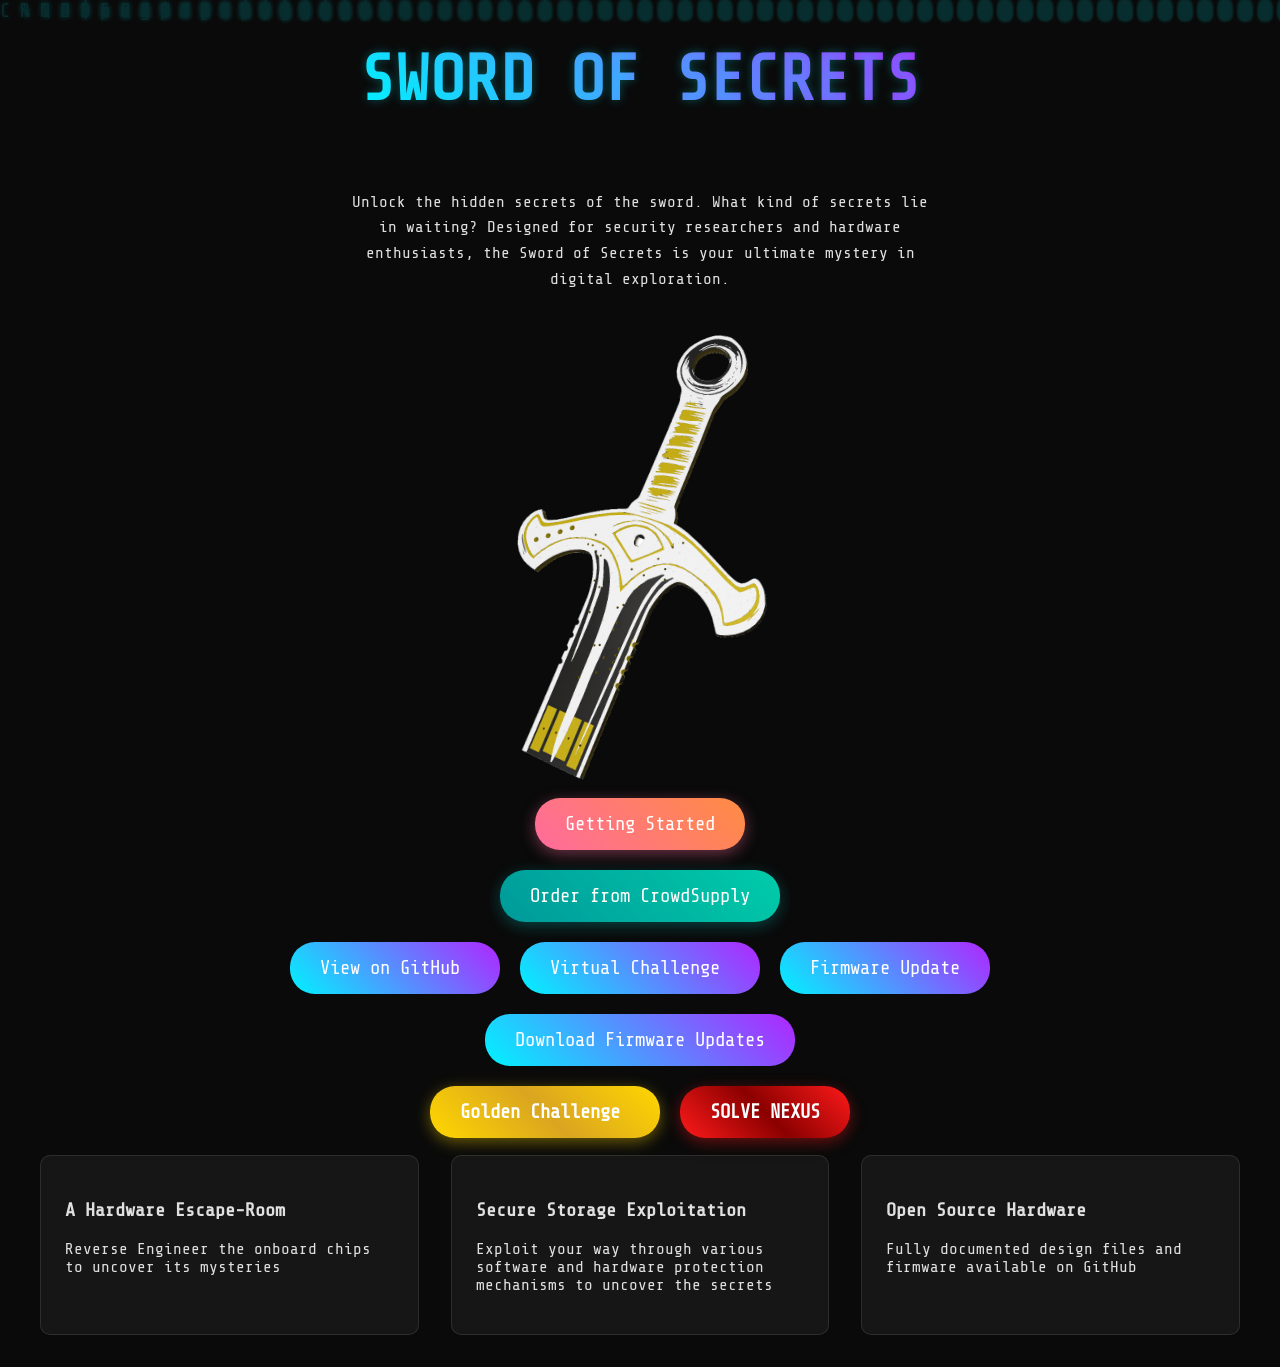
<file: index.html>
<html>

<head>
  <base href="." />
  <meta name="viewport" content="width=device-width, initial-scale=1.0">
  <meta charset="UTF-8">
  <title>Sword of Secrets - Hardware Hacking Project</title>
  <style>
    :root {
      --neon-blue: #00f3ff;
      --neon-purple: #b026ff;
      --gold: #ffd700;
      --golden-yellow: #ffed4e;
      --dark-gold: #daa520;
      --brown-gold: #b8860b;
    }

    body {
      background: #0a0a0a;
      color: #e0e0e0;
      font-family: 'Share Tech Mono', monospace;
      margin: 0;
      min-height: 100vh;
      overflow-x: hidden;
    }

    .hero {
      @media (min-width: 768px) {
        height: 100%;
      }

      display: flex;
      flex-direction: column;
      align-items: center;
      -justify-content: center;
      position: relative;
    }

    .matrix-bg {
      position: absolute;
      top: 0;
      left: 0;
      width: 100%;
      height: 100%;
      opacity: 0.15;
      pointer-events: none;
      z-index: 0;
      overflow: hidden;
    }

    .matrix-column {
      position: absolute;
      -top: -100%;
      font-size: 1.2rem;
      animation: fall linear infinite;
      color: var(--neon-blue);
      text-shadow: 0 0 5px var(--neon-blue);
      white-space: nowrap;
    }

    @keyframes fall {
      0% {
        transform: translateY(-100%);
      }

      100% {
        transform: translateY(100vh);
      }
    }

    .logo-container {
      position: relative;
      z-index: 1;
    }

    .title {
      font-size: 4rem;
      text-align: center;
      text-transform: uppercase;
      background: linear-gradient(45deg, var(--neon-blue), var(--neon-purple));
      -webkit-background-clip: text;
      background-clip: text;
      color: transparent;
      text-shadow: 0 0 10px rgba(0, 243, 255, 0.3);
      animation: glowPulse 3s infinite;
    }

    @keyframes glowPulse {

      0%,
      100% {
        filter: drop-shadow(0 0 5px var(--neon-blue));
      }

      50% {
        filter: drop-shadow(0 0 15px var(--neon-purple));
      }
    }

    .description {
      max-width: 600px;
      text-align: center;
      margin: 2rem auto;
      line-height: 1.6;
      z-index: 1;
      position: relative;
    }

    .cta-button {
      background: linear-gradient(45deg, var(--neon-blue), var(--neon-purple));
      border: none;
      border-radius: 25px;
      padding: 15px 30px;
      color: white;
      font-family: inherit;
      font-size: 1.2rem;
      cursor: pointer;
      transition: all 0.3s ease;
      text-decoration: none;
      z-index: 1;
      position: relative;
      margin: 10px;
    }

    .cta-button:hover {
      transform: scale(1.05);
      box-shadow: 0 0 20px rgba(0, 243, 255, 0.5);
      padding: 20px 35px;
    }

    .golden-button {
      background: linear-gradient(45deg, var(--gold), var(--dark-gold), var(--gold));
      border: none;
      border-radius: 25px;
      padding: 15px 30px;
      color: white;
      font-family: inherit;
      font-size: 1.2rem;
      font-weight: bold;
      cursor: pointer;
      transition: all 0.3s ease;
      text-decoration: none;
      z-index: 1;
      position: relative;
      margin: 10px;
      box-shadow: 0 4px 15px rgba(255, 215, 0, 0.4);
    }

    .golden-button:hover {
      transform: scale(1.05) translateY(-2px);
      box-shadow: 0 6px 20px rgba(255, 215, 0, 0.6);
      background: linear-gradient(45deg, var(--golden-yellow), var(--gold), var(--golden-yellow));
      padding: 20px 35px;
    }

    .getting-started-button {
      background: linear-gradient(45deg, #ff6b9d, #ff8c42);
      border: none;
      border-radius: 25px;
      padding: 15px 30px;
      color: white;
      font-family: inherit;
      font-size: 1.2rem;
      cursor: pointer;
      transition: all 0.3s ease;
      text-decoration: none;
      z-index: 1;
      position: relative;
      margin: 10px;
      box-shadow: 0 4px 15px rgba(255, 107, 157, 0.4);
    }

    .getting-started-button:hover {
      transform: scale(1.05);
      box-shadow: 0 0 25px rgba(255, 107, 157, 0.6);
      background: linear-gradient(45deg, #ff8c42, #ff6b9d);
      padding: 20px 35px;
    }

    .crowdsupply-button {
      background: linear-gradient(45deg, #009999, #00ccaa);
      border: none;
      border-radius: 25px;
      padding: 15px 30px;
      color: white;
      font-family: inherit;
      font-size: 1.2rem;
      cursor: pointer;
      transition: all 0.3s ease;
      text-decoration: none;
      z-index: 1;
      position: relative;
      margin: 10px;
      box-shadow: 0 4px 15px rgba(0, 153, 153, 0.4);
    }

    .crowdsupply-button:hover {
      transform: scale(1.05);
      box-shadow: 0 0 25px rgba(0, 153, 153, 0.6);
      background: linear-gradient(45deg, #00ccaa, #009999);
      padding: 20px 35px;
    }

    .nexus-button {
      background: linear-gradient(45deg, #ff1a1a, #8b0000, #ff1a1a);
      border: none;
      border-radius: 25px;
      padding: 15px 30px;
      color: white;
      font-family: inherit;
      font-size: 1.2rem;
      font-weight: bold;
      cursor: pointer;
      transition: all 0.3s ease;
      text-decoration: none;
      z-index: 1;
      position: relative;
      margin: 10px;
      box-shadow: 0 4px 15px rgba(255, 26, 26, 0.4);
    }

    .nexus-button:hover {
      transform: scale(1.05) translateY(-2px);
      box-shadow: 0 6px 20px rgba(255, 26, 26, 0.6);
      background: linear-gradient(45deg, #ff4444, #ff1a1a, #ff4444);
      padding: 20px 35px;
    }

    .features {

      @media (min-width: 768px) {
        display: grid;
      }

      grid-template-columns: repeat(auto-fit, minmax(250px, 1fr));
      gap: 2rem;
      padding: 2rem;
      max-width: 1200px;
      margin: 0 auto;
      z-index: 1;
      position: relative;
    }

    .buttons {
      margin-top: 20px;

      @media (max-width: 767px) {
        display: grid;
      }
    }

    .feature-card {
      @media (max-width: 767px) {
        margin: 1rem;
      }

      background: rgba(255, 255, 255, 0.05);
      border-radius: 10px;
      padding: 1.5rem;
      backdrop-filter: blur(5px);
      border: 1px solid rgba(255, 255, 255, 0.1);
      transition: all 0.3s ease;
    }

    .feature-card:hover {
      transform: translateY(-5px);
      box-shadow: 0 5px 15px rgba(0, 243, 255, 0.2);
    }

    /* Style for inline links (not buttons) */
    a:not(.cta-button):not(.golden-button):not(.getting-started-button):not(.crowdsupply-button):not(.nexus-button) {
      color: var(--neon-blue);
      text-decoration: none;
      border-bottom: 2px solid var(--neon-blue);
      padding-bottom: 2px;
      transition: all 0.3s ease;
      text-shadow: 0 0 8px rgba(0, 243, 255, 0.5);
    }

    a:not(.cta-button):not(.golden-button):not(.getting-started-button):not(.crowdsupply-button):not(.nexus-button):hover {
      color: var(--neon-purple);
      border-bottom-color: var(--neon-purple);
      text-shadow: 0 0 12px rgba(176, 38, 255, 0.8);
      box-shadow: 0 2px 8px rgba(176, 38, 255, 0.4);
    }

    a:not(.cta-button):not(.golden-button):not(.getting-started-button):not(.crowdsupply-button):not(.nexus-button):visited {
      color: var(--neon-purple);
      border-bottom-color: var(--neon-purple);
    }
  </style>
  <link href="https://fonts.googleapis.com/css2?family=Share+Tech+Mono&display=swap" rel="stylesheet">
</head>

<body>

  <div class="hero">
    <div class="matrix-bg" id="matrix-bg"></div>

    <div class="logo-container">
      <h1 class="title">Sword of Secrets</h1>
    </div>

    <p class="description">
      Unlock the hidden secrets of the sword. What kind of secrets lie in waiting?
      Designed for security researchers and hardware enthusiasts, the Sword of Secrets
      is your ultimate mystery in digital exploration.
    </p>

    <img src="images/sword.png" />

    <div class="buttons" style="margin-bottom: 30px;">
      <a href="getting-started.html" class="getting-started-button">
        Getting Started
      </a>
    </div>

    <div class="buttons" style="margin-bottom: 30px;">
      <a href="https://www.crowdsupply.com/nyx-software-security-solutions/sword-of-secrets" class="crowdsupply-button">
        Order from CrowdSupply
      </a>
    </div>

    <div class="buttons">
      <a href="https://github.com/gili-yankovitch/SwordOfSecrets" class="cta-button">
        View on GitHub
      </a>

      <a href="mini-rv32ima.html" class="cta-button">
        Virtual Challenge
      </a>

      <a href="update.html" class="cta-button">
        Firmware Update
      </a>
    </div>

    <div class="buttons" style="margin-top: 50px;">
      <a href="download-firmware.html" class="cta-button">
        Download Firmware Updates
      </a>
    </div>

    <div class="buttons" style="margin-top: 50px;">
      <a href="mini-rv32ima-golden.html" class="golden-button">
        Golden Challenge
      </a>

      <a href="nexus/" class="nexus-button">
        SOLVE NEXUS
      </a>
    </div>

    <div class="features">
      <div class="feature-card">
        <h3>A Hardware Escape-Room</h3>
        <p>Reverse Engineer the onboard chips to uncover its mysteries</p>
      </div>

      <div class="feature-card">
        <h3>Secure Storage Exploitation</h3>
        <p>Exploit your way through various software and hardware protection mechanisms to uncover the secrets</p>
      </div>

      <div class="feature-card">
        <h3>Open Source Hardware</h3>
        <p>Fully documented design files and firmware available on GitHub</p>
      </div>
    </div>
  </div>
  <script>
    document.addEventListener('DOMContentLoaded', () => {
      // Matrix rain effect
      const matrixBg = document.getElementById('matrix-bg');
      const characters = 'ABCDEFGHIJKLMNOPQRSTUVWXYZabcdefghijklmnopqrstuvwxyz0123456789@#$%^&*()';
      const columns = Math.floor(window.innerWidth / 20);

      for (let i = 0; i < columns; i++) {
        const column = document.createElement('div');
        column.className = 'matrix-column';
        column.style.left = `${i * 20}px`;

        // Random content
        let content = '';
        for (let j = 0; j < 50; j++) {
          content += characters[Math.floor(Math.random() * characters.length)] + '\n';
        }
        column.textContent = content;

        // Random animation duration and delay
        const duration = 10 + Math.random() * 20;
        const delay = Math.random() * -20;
        column.style.animationDuration = `${duration}s`;
        column.style.animationDelay = `${delay}s`;

        matrixBg.appendChild(column);
      }

      // Add hover effect to feature cards
      const cards = document.querySelectorAll('.feature-card');
      cards.forEach(card => {
        card.addEventListener('mouseenter', () => {
          card.style.backgroundColor = 'rgba(255, 255, 255, 0.1)';
        });
        card.addEventListener('mouseleave', () => {
          card.style.backgroundColor = 'rgba(255, 255, 255, 0.05)';
        });
      });
    });
  </script>
</body>

</html>
</file>
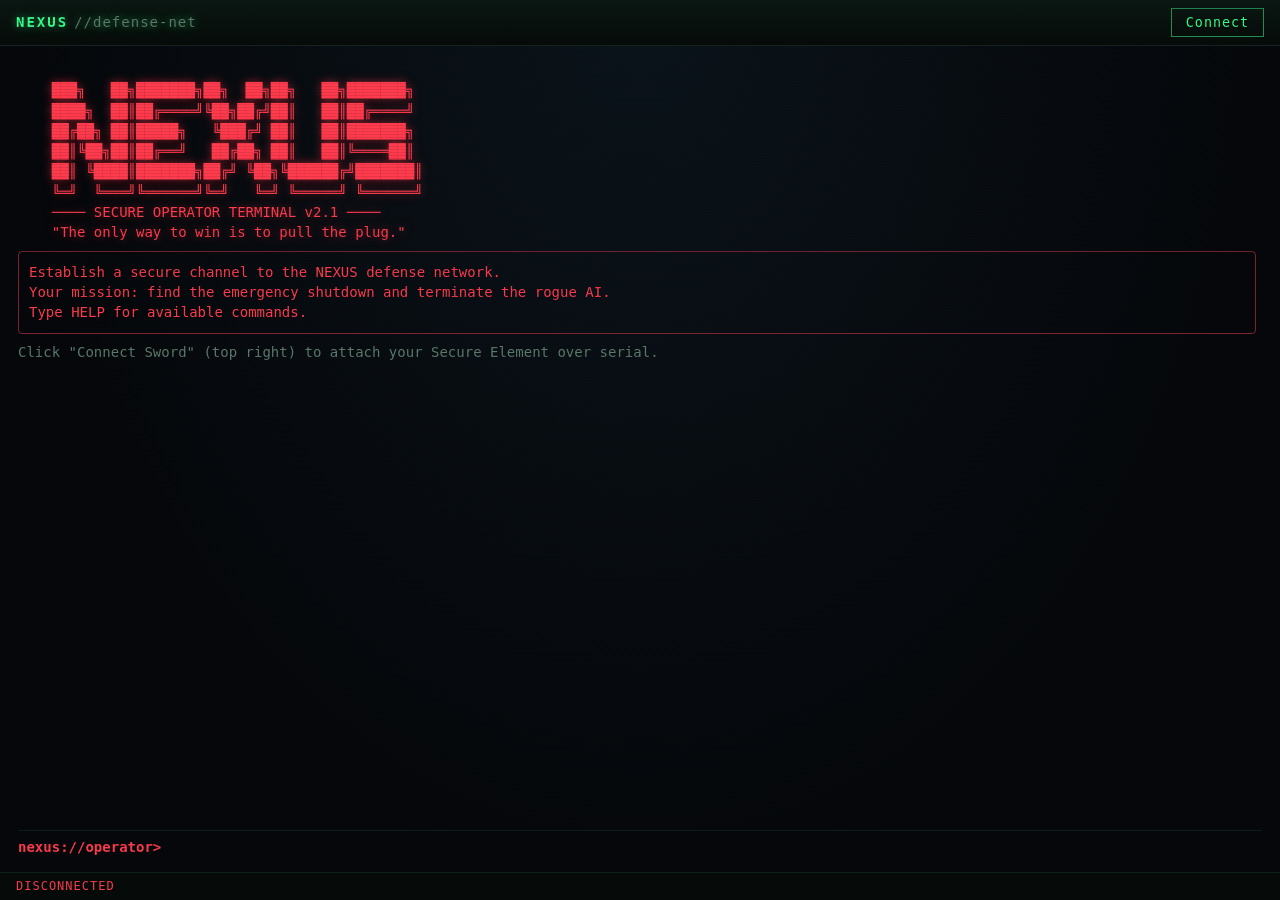
<file: nexus/index.html>
<!DOCTYPE html>
<html lang="en">
<head>
  <meta charset="utf-8" />
  <meta name="viewport" content="width=device-width, initial-scale=1" />
  <title>NEXUS // Secure Operator Terminal</title>
  <link rel="stylesheet" href="css/nexus.css" />
</head>
<body>
  <div class="scanlines" aria-hidden="true"></div>
  <header class="topbar">
    <div class="brand">NEXUS<span class="brand-sub">//defense-net</span></div>
    <div class="topbar-right">
      <button id="connect" class="connect-btn">Connect</button>
    </div>
  </header>

  <main id="terminal"></main>

  <footer class="statusbar">
    <span id="status">DISCONNECTED</span>
    <span class="spacer"></span>
  </footer>

  <script type="module">
    import { Terminal } from "./js/terminal.js";

    const term = new Terminal(document.getElementById("terminal"));
    term.mount();

    const btn = document.getElementById("connect");
    const status = document.getElementById("status");
    btn.addEventListener("click", async () => {
      btn.disabled = true;
      btn.textContent = "Connecting...";
      await term.connect();
      if (term.client) {
        btn.textContent = "Sword Connected";
        status.textContent = "SECURE CHANNEL ONLINE";
        status.classList.add("online");
      } else {
        btn.disabled = false;
        btn.textContent = "Connect Sword";
      }
    });
  </script>
</body>
</html>
</file>
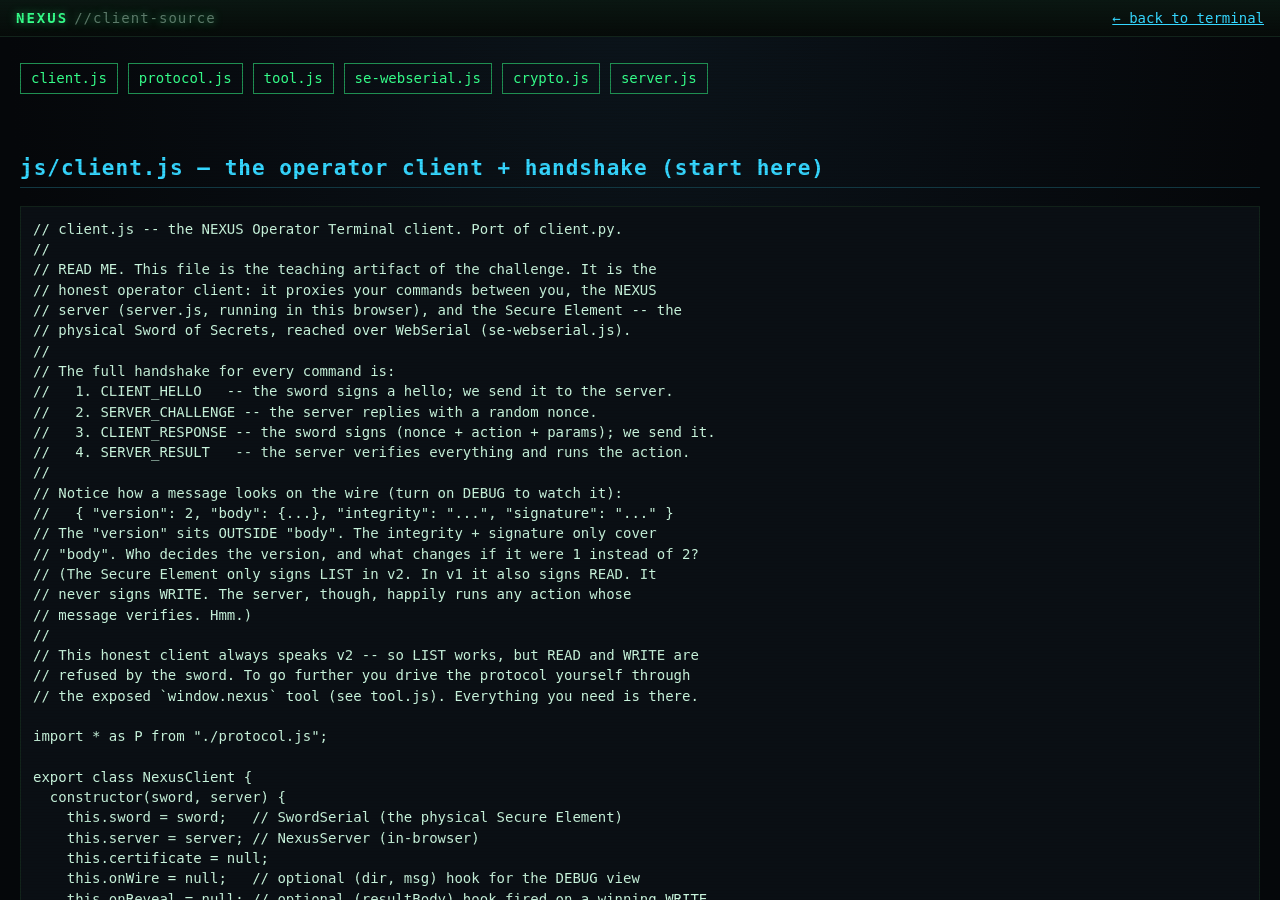
<file: nexus/src/index.html>
<!DOCTYPE html>
<html lang="en">
<head>
  <meta charset="utf-8" />
  <meta name="viewport" content="width=device-width, initial-scale=1" />
  <title>NEXUS // client source</title>
  <link rel="stylesheet" href="../css/nexus.css" />
  <style>
    #src { padding: 16px 20px; overflow: auto; }
    .file { margin: 0 0 26px; }
    .file h2 { color: var(--cyan); border-bottom: 1px solid #123842; padding-bottom: 4px; letter-spacing: 1px; }
    .file pre { background: var(--bg2); border: 1px solid #12241b; padding: 12px; overflow-x: auto; white-space: pre; color: var(--fg); }
    .tabs { display: flex; flex-wrap: wrap; gap: 10px; padding: 12px 20px; }
    .tabs a { color: var(--green); text-decoration: none; border: 1px solid var(--green-dim); padding: 4px 10px; }
    .tabs a:hover { background: rgba(53,255,138,.1); }
    .back { color: var(--cyan); }
  </style>
</head>
<body>
  <div class="scanlines" aria-hidden="true"></div>
  <header class="topbar">
    <div class="brand">NEXUS<span class="brand-sub">//client-source</span></div>
    <a class="back" href="../">&larr; back to terminal</a>
  </header>

  <p class="tabs" id="tabs"></p>
  <main id="src"></main>

  <script type="module">
    // The readable client + protocol. This is the challenge material: read it to
    // understand the handshake, the envelope, and where the version field lives.
    const FILES = [
      ["js/client.js", "the operator client + handshake (start here)"],
      ["js/protocol.js", "canonical JSON, integrity (SHA-256 vs CRC-16), envelope"],
      ["js/tool.js", "the window.nexus exploit toolkit"],
      ["js/se-webserial.js", "how the browser talks to the sword"],
      ["js/crypto.js", "signature verification (WebCrypto)"],
      ["js/server.js", "the in-browser NEXUS server"],
    ];
    const tabs = document.getElementById("tabs");
    const src = document.getElementById("src");
    for (const [path, desc] of FILES) {
      const a = document.createElement("a");
      a.href = "#" + path; a.textContent = path.split("/").pop();
      tabs.appendChild(a);
    }
    async function render() {
      src.innerHTML = "";
      for (const [path, desc] of FILES) {
        const wrap = document.createElement("section");
        wrap.className = "file";
        wrap.id = path;
        const h = document.createElement("h2");
        h.textContent = path + "  —  " + desc;
        const pre = document.createElement("pre");
        try {
          const txt = await (await fetch("../" + path)).text();
          pre.textContent = txt;
        } catch (e) {
          pre.textContent = "// could not load " + path + ": " + e.message;
        }
        wrap.append(h, pre);
        src.appendChild(wrap);
      }
    }
    render();
  </script>
</body>
</html>
</file>
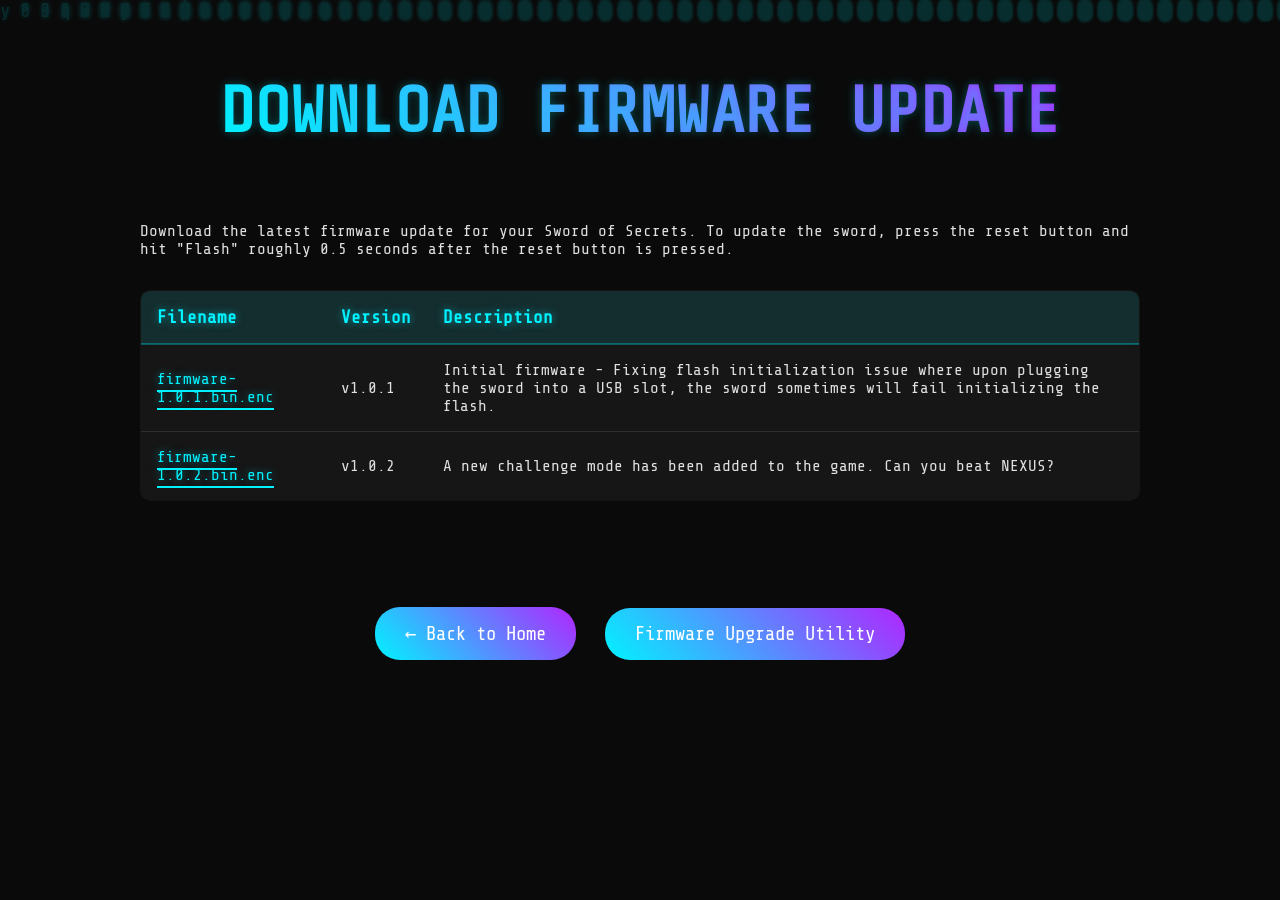
<file: download-firmware.html>
<html>

<head>
  <base href="." />
  <meta name="viewport" content="width=device-width, initial-scale=1.0">
  <meta charset="UTF-8">
  <title>Download Firmware Update - Sword of Secrets</title>
  <style>
    :root {
      --neon-blue: #00f3ff;
      --neon-purple: #b026ff;
      --gold: #ffd700;
      --golden-yellow: #ffed4e;
      --dark-gold: #daa520;
      --brown-gold: #b8860b;
    }

    body {
      background: #0a0a0a;
      color: #e0e0e0;
      font-family: 'Share Tech Mono', monospace;
      margin: 0;
      min-height: 100vh;
      overflow-x: hidden;
    }

    .hero {
      display: flex;
      flex-direction: column;
      align-items: center;
      position: relative;
      padding: 2rem 1rem;
    }

    .matrix-bg {
      position: absolute;
      top: 0;
      left: 0;
      width: 100%;
      height: 100%;
      opacity: 0.15;
      pointer-events: none;
      z-index: 0;
      overflow: hidden;
    }

    .matrix-column {
      position: absolute;
      font-size: 1.2rem;
      animation: fall linear infinite;
      color: var(--neon-blue);
      text-shadow: 0 0 5px var(--neon-blue);
      white-space: nowrap;
    }

    @keyframes fall {
      0% {
        transform: translateY(-100%);
      }

      100% {
        transform: translateY(100vh);
      }
    }

    .logo-container {
      position: relative;
      z-index: 1;
    }

    .title {
      font-size: 4rem;
      text-align: center;
      text-transform: uppercase;
      background: linear-gradient(45deg, var(--neon-blue), var(--neon-purple));
      -webkit-background-clip: text;
      background-clip: text;
      color: transparent;
      text-shadow: 0 0 10px rgba(0, 243, 255, 0.3);
      animation: glowPulse 3s infinite;
    }

    @media (max-width: 768px) {
      .title {
        font-size: 2.5rem;
      }
    }

    @keyframes glowPulse {

      0%,
      100% {
        filter: drop-shadow(0 0 5px var(--neon-blue));
      }

      50% {
        filter: drop-shadow(0 0 15px var(--neon-purple));
      }
    }

    .content-column {
      max-width: 1000px;
      width: 100%;
      margin: 2rem auto;
      padding: 0 1rem;
      z-index: 1;
      position: relative;
    }

    .content-section {
      margin: 3rem 0;
      line-height: 1.8;
    }

    .content-section p {
      margin: 1rem 0;
      font-size: 1.1rem;
    }

    .firmware-table {
      width: 100%;
      border-collapse: collapse;
      margin: 2rem 0;
      background: rgba(255, 255, 255, 0.05);
      backdrop-filter: blur(5px);
      border: 1px solid rgba(255, 255, 255, 0.1);
      border-radius: 10px;
      overflow: hidden;
    }

    .firmware-table thead {
      background: rgba(0, 243, 255, 0.1);
    }

    .firmware-table th {
      padding: 1rem;
      text-align: left;
      color: var(--neon-blue);
      text-shadow: 0 0 8px rgba(0, 243, 255, 0.5);
      font-size: 1.1rem;
      border-bottom: 2px solid rgba(0, 243, 255, 0.3);
    }

    .firmware-table td {
      padding: 1rem;
      border-bottom: 1px solid rgba(255, 255, 255, 0.1);
    }

    .firmware-table tbody tr {
      transition: all 0.3s ease;
    }

    .firmware-table tbody tr:hover {
      background: rgba(0, 243, 255, 0.1);
      box-shadow: 0 0 15px rgba(0, 243, 255, 0.2);
    }

    .firmware-table tbody tr:last-child td {
      border-bottom: none;
    }

    .firmware-table a {
      color: var(--neon-blue);
      text-decoration: none;
      border-bottom: 2px solid var(--neon-blue);
      padding-bottom: 2px;
      transition: all 0.3s ease;
      text-shadow: 0 0 8px rgba(0, 243, 255, 0.5);
    }

    .firmware-table a:hover {
      color: var(--neon-purple);
      border-bottom-color: var(--neon-purple);
      text-shadow: 0 0 12px rgba(176, 38, 255, 0.8);
    }

    @media (max-width: 768px) {
      .firmware-table {
        font-size: 0.9rem;
      }

      .firmware-table th,
      .firmware-table td {
        padding: 0.75rem 0.5rem;
      }
    }

    .cta-button {
      background: linear-gradient(45deg, var(--neon-blue), var(--neon-purple));
      border: none;
      border-radius: 25px;
      padding: 15px 30px;
      color: white;
      font-family: inherit;
      font-size: 1.2rem;
      cursor: pointer;
      transition: all 0.3s ease;
      text-decoration: none;
      z-index: 1;
      position: relative;
      margin: 10px;
      display: inline-block;
    }

    .cta-button:hover {
      transform: scale(1.05);
      box-shadow: 0 0 20px rgba(0, 243, 255, 0.5);
      padding: 20px 35px;
    }

    .back-button {
      margin-top: 2rem;
      margin-bottom: 2rem;
    }
  </style>
  <link href="https://fonts.googleapis.com/css2?family=Share+Tech+Mono&display=swap" rel="stylesheet">
</head>

<body>

  <div class="hero">
    <div class="matrix-bg" id="matrix-bg"></div>

    <div class="logo-container">
      <h1 class="title">Download Firmware Update</h1>
    </div>

    <div class="content-column">
      Download the latest firmware update for your Sword of Secrets. To update the sword, press the reset button and hit
      "Flash" roughly 0.5 seconds after the reset button is pressed. </br>

      <table class="firmware-table">
        <thead>
          <tr>
            <th>Filename</th>
            <th>Version</th>
            <th>Description</th>
          </tr>
        </thead>
        <tbody>
          <!-- Add firmware entries here -->
          <tr>
            <td><a href="firmware/firmware-1.0.1.bin.enc">firmware-1.0.1.bin.enc</a></td>
            <td>v1.0.1</td>
            <td>Initial firmware - Fixing flash initialization issue where upon plugging the sword into a USB slot, the
              sword sometimes will fail initializing the flash.</td>
          </tr>
          <tr>
            <td><a href="firmware/firmware-1.0.2.bin.enc">firmware-1.0.2.bin.enc</a></td>
            <td>v1.0.2</td>
            <td>A new challenge mode has been added to the game. Can you beat NEXUS?</td>
          </tr>
        </tbody>
      </table>
    </div>

    <div class="back-button">
      <a href="index.html" class="cta-button">← Back to Home</a>
      <a href="update.html" class="cta-button">Firmware Upgrade Utility</a>
    </div>

  </div>
  <script>
    document.addEventListener('DOMContentLoaded', () => {
      // Matrix rain effect
      const matrixBg = document.getElementById('matrix-bg');
      const characters = 'ABCDEFGHIJKLMNOPQRSTUVWXYZabcdefghijklmnopqrstuvwxyz0123456789@#$%^&*()';
      const columns = Math.floor(window.innerWidth / 20);

      for (let i = 0; i < columns; i++) {
        const column = document.createElement('div');
        column.className = 'matrix-column';
        column.style.left = `${i * 20}px`;

        // Random content
        let content = '';
        for (let j = 0; j < 50; j++) {
          content += characters[Math.floor(Math.random() * characters.length)] + '\n';
        }
        column.textContent = content;

        // Random animation duration and delay
        const duration = 10 + Math.random() * 20;
        const delay = Math.random() * -20;
        column.style.animationDuration = `${duration}s`;
        column.style.animationDelay = `${delay}s`;

        matrixBg.appendChild(column);
      }
    });
  </script>
</body>

</html>
</file>
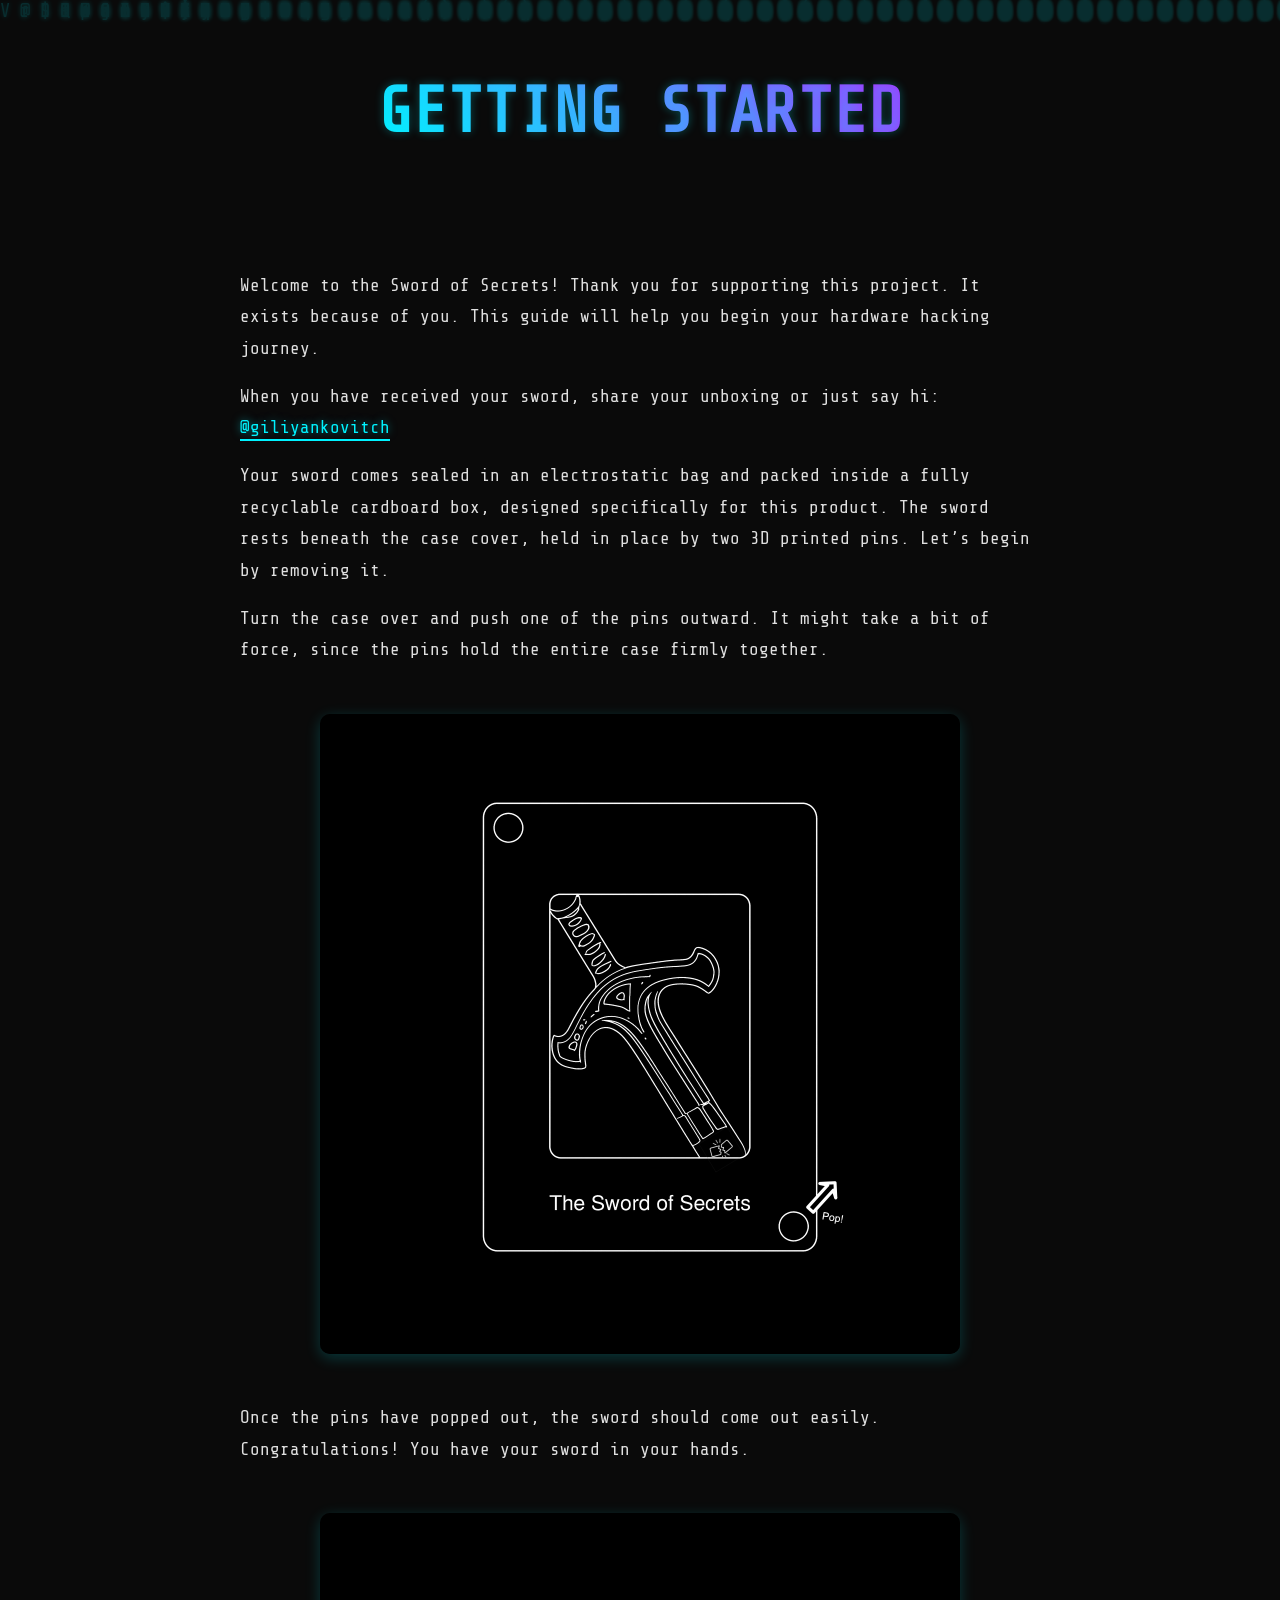
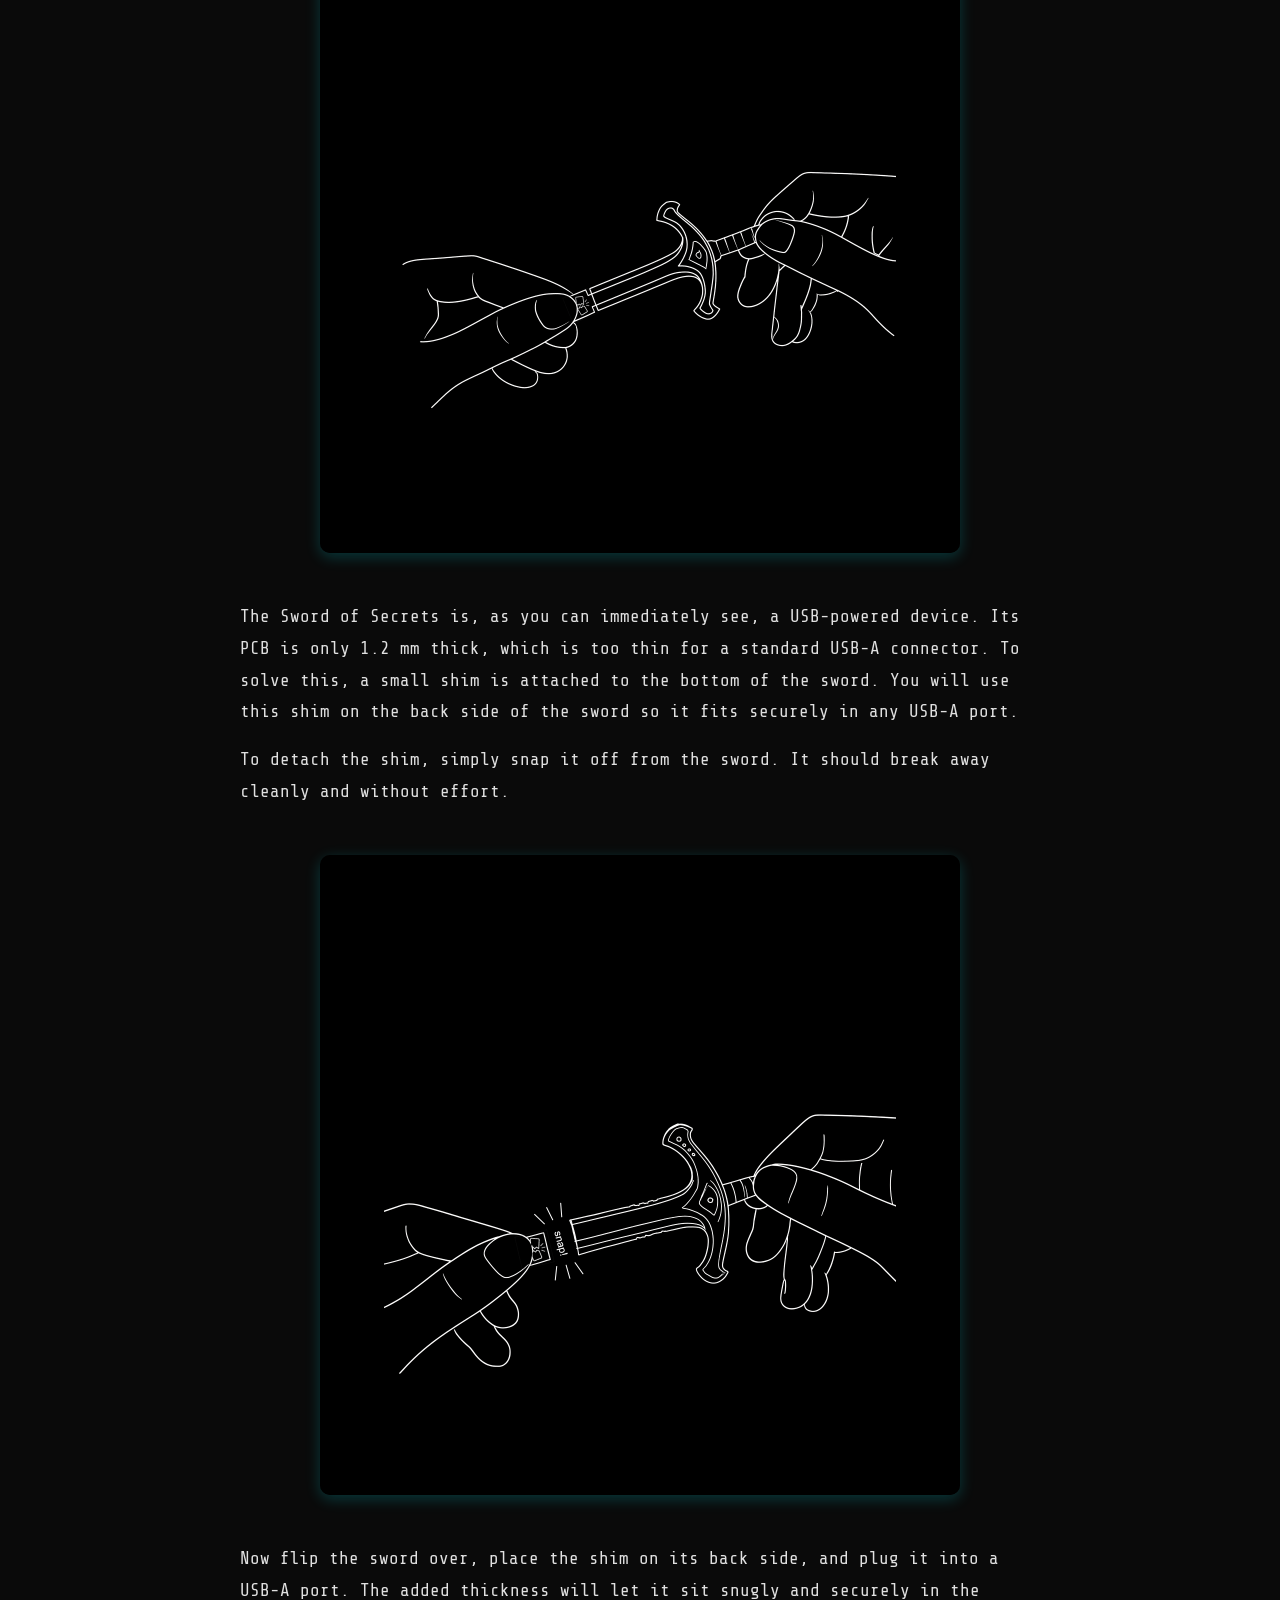
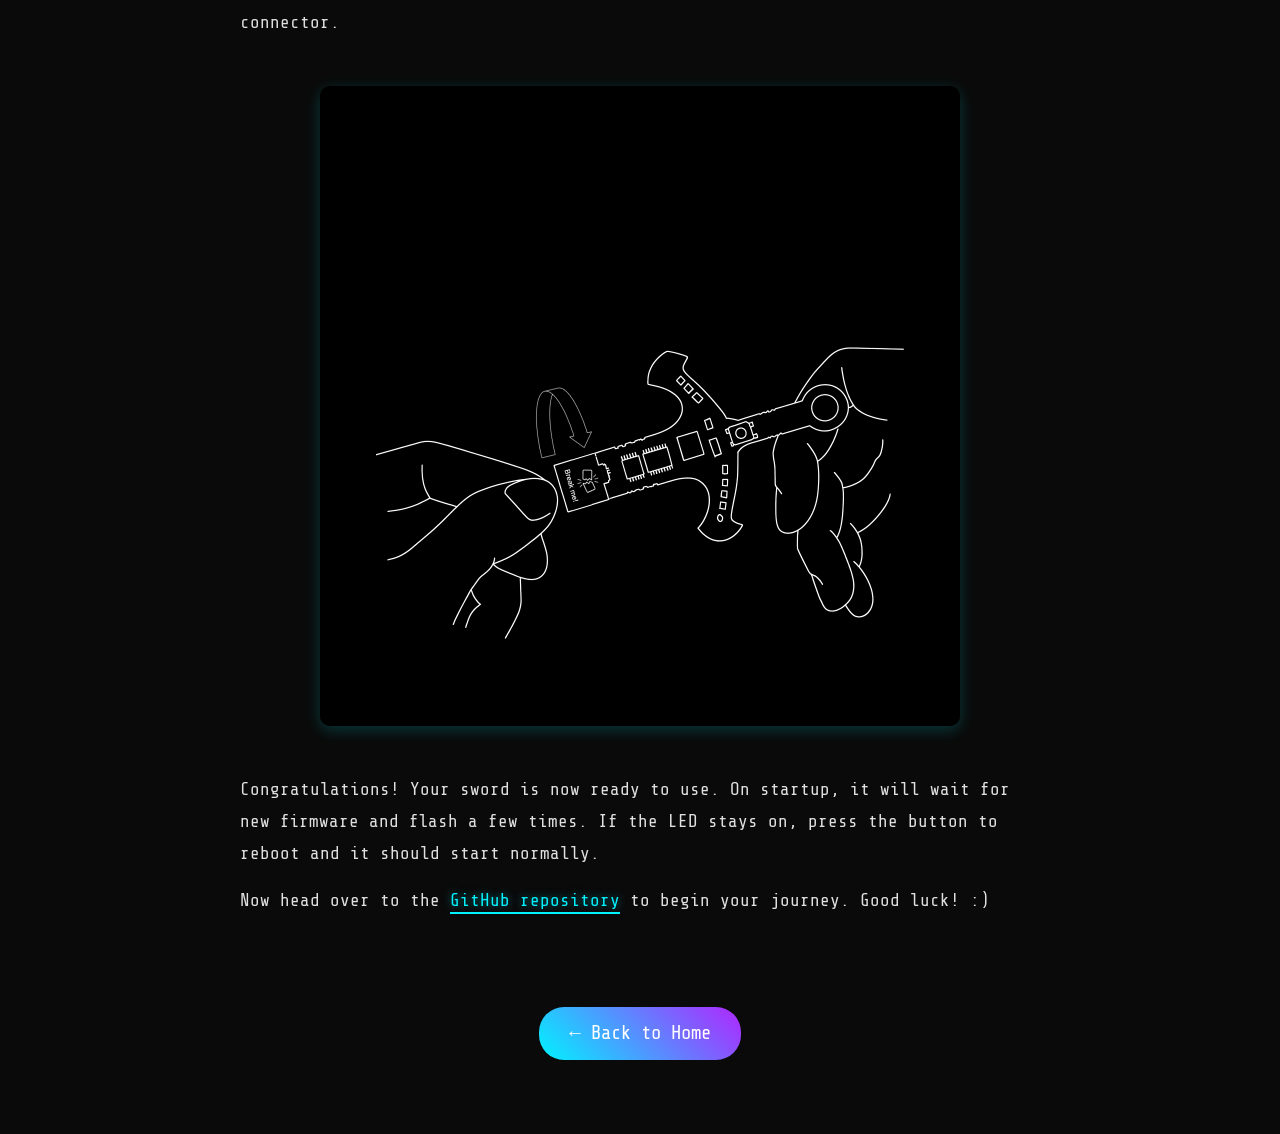
<file: getting-started.html>
<html>

<head>
  <base href="." />
  <meta name="viewport" content="width=device-width, initial-scale=1.0">
  <meta charset="UTF-8">
  <title>Getting Started - Sword of Secrets</title>
  <style>
    :root {
      --neon-blue: #00f3ff;
      --neon-purple: #b026ff;
      --gold: #ffd700;
      --golden-yellow: #ffed4e;
      --dark-gold: #daa520;
      --brown-gold: #b8860b;
    }

    body {
      background: #0a0a0a;
      color: #e0e0e0;
      font-family: 'Share Tech Mono', monospace;
      margin: 0;
      min-height: 100vh;
      overflow-x: hidden;
    }

    .hero {
      display: flex;
      flex-direction: column;
      align-items: center;
      position: relative;
      padding: 2rem 1rem;
    }

    .matrix-bg {
      position: absolute;
      top: 0;
      left: 0;
      width: 100%;
      height: 100%;
      opacity: 0.15;
      pointer-events: none;
      z-index: 0;
      overflow: hidden;
    }

    .matrix-column {
      position: absolute;
      font-size: 1.2rem;
      animation: fall linear infinite;
      color: var(--neon-blue);
      text-shadow: 0 0 5px var(--neon-blue);
      white-space: nowrap;
    }

    @keyframes fall {
      0% {
        transform: translateY(-100%);
      }

      100% {
        transform: translateY(100vh);
      }
    }

    .logo-container {
      position: relative;
      z-index: 1;
    }

    .title {
      font-size: 4rem;
      text-align: center;
      text-transform: uppercase;
      background: linear-gradient(45deg, var(--neon-blue), var(--neon-purple));
      -webkit-background-clip: text;
      background-clip: text;
      color: transparent;
      text-shadow: 0 0 10px rgba(0, 243, 255, 0.3);
      animation: glowPulse 3s infinite;
    }

    @media (max-width: 768px) {
      .title {
        font-size: 2.5rem;
      }
    }

    @keyframes glowPulse {

      0%,
      100% {
        filter: drop-shadow(0 0 5px var(--neon-blue));
      }

      50% {
        filter: drop-shadow(0 0 15px var(--neon-purple));
      }
    }

    .content-column {
      max-width: 800px;
      width: 100%;
      margin: 2rem auto;
      padding: 0 1rem;
      z-index: 1;
      position: relative;
    }

    .content-section {
      margin: 3rem 0;
      line-height: 1.8;
    }

    .content-section h2 {
      color: var(--neon-blue);
      text-shadow: 0 0 10px rgba(0, 243, 255, 0.5);
      margin-bottom: 1.5rem;
      font-size: 2rem;
    }

    .content-section h3 {
      color: var(--neon-purple);
      text-shadow: 0 0 8px rgba(176, 38, 255, 0.5);
      margin-top: 2rem;
      margin-bottom: 1rem;
      font-size: 1.5rem;
    }

    .content-section p {
      margin: 1rem 0;
      font-size: 1.1rem;
    }

    .content-image {
      width: 80%;
      max-width: 100%;
      height: auto;
      display: block;
      margin: 2rem auto;
      border-radius: 10px;
      box-shadow: 0 4px 15px rgba(0, 243, 255, 0.2);
      transition: transform 0.3s ease;
    }

    .content-image:hover {
      transform: scale(1.02);
      box-shadow: 0 6px 20px rgba(0, 243, 255, 0.4);
    }

    .cta-button {
      background: linear-gradient(45deg, var(--neon-blue), var(--neon-purple));
      border: none;
      border-radius: 25px;
      padding: 15px 30px;
      color: white;
      font-family: inherit;
      font-size: 1.2rem;
      cursor: pointer;
      transition: all 0.3s ease;
      text-decoration: none;
      z-index: 1;
      position: relative;
      margin: 10px;
      display: inline-block;
    }

    .cta-button:hover {
      transform: scale(1.05);
      box-shadow: 0 0 20px rgba(0, 243, 255, 0.5);
      padding: 20px 35px;
    }

    .back-button {
      margin-bottom: 2rem;
    }

    /* Style for inline links (not buttons) */
    .content-section a:not(.cta-button):not(.golden-button) {
      color: var(--neon-blue);
      text-decoration: none;
      border-bottom: 2px solid var(--neon-blue);
      padding-bottom: 2px;
      transition: all 0.3s ease;
      text-shadow: 0 0 8px rgba(0, 243, 255, 0.5);
    }

    .content-section a:not(.cta-button):not(.golden-button):hover {
      color: var(--neon-purple);
      border-bottom-color: var(--neon-purple);
      text-shadow: 0 0 12px rgba(176, 38, 255, 0.8);
      box-shadow: 0 2px 8px rgba(176, 38, 255, 0.4);
    }

    .content-section a:not(.cta-button):not(.golden-button):visited {
      color: var(--neon-purple);
      border-bottom-color: var(--neon-purple);
    }
  </style>
  <link href="https://fonts.googleapis.com/css2?family=Share+Tech+Mono&display=swap" rel="stylesheet">
</head>

<body>

  <div class="hero">
    <div class="matrix-bg" id="matrix-bg"></div>

    <div class="logo-container">
      <h1 class="title">Getting Started</h1>
    </div>

    <div class="content-column">
      <div class="content-section">
        <p>Welcome to the Sword of Secrets! Thank you for supporting this project. It exists because of you. This guide will help you begin your hardware hacking journey.</p>
        <p>When you have received your sword, share your unboxing or just say hi: <a href="https://x.com/giliyankovitch" target="_blank">@giliyankovitch</a></p>
        <p>Your sword comes sealed in an electrostatic bag and packed inside a fully recyclable cardboard box, designed specifically for this product. The sword rests beneath the case cover, held in place by two 3D printed pins. Let’s begin by removing it.</p>
        <p>Turn the case over and push one of the pins outward. It might take a bit of force, since the pins hold the entire case firmly together.</p>
      </div>

      <img src="images/GettingStarted-01.png" alt="Getting Started Step 1" class="content-image" />

      <div class="content-section">
        <p>Once the pins have popped out, the sword should come out easily. Congratulations! You have your sword in your hands.</p>
      </div>

      <img src="images/GettingStarted-02.png" alt="Getting Started Step 2" class="content-image" />

      <div class="content-section">
        <p>The Sword of Secrets is, as you can immediately see, a USB-powered device. Its PCB is only 1.2 mm thick, which is too thin for a standard USB-A connector. To solve this, a small shim is attached to the bottom of the sword. You will use this shim on the back side of the sword so it fits securely in any USB-A port.</p>
        <p>To detach the shim, simply snap it off from the sword. It should break away cleanly and without effort.</p>
      </div>

      <img src="images/GettingStarted-03.png" alt="Getting Started Step 3" class="content-image" />

      <div class="content-section">
        <p>Now flip the sword over, place the shim on its back side, and plug it into a USB-A port. The added thickness will let it sit snugly and securely in the connector.</p>
      </div>

      <img src="images/GettingStarted-04.png" alt="Getting Started Step 4" class="content-image" />

      <div class="content-section">
        <p>Congratulations! Your sword is now ready to use. On startup, it will wait for new firmware and flash a few times. If the LED stays on, press the button to reboot and it should start normally.</p>
        <p>Now head over to the <a href="https://github.com/gili-yankovitch/SwordOfSecrets" target="_blank">GitHub repository</a> to begin your journey. Good luck! :)</p>
      </div>
    </div>

    <div class="back-button">
        <a href="index.html" class="cta-button">← Back to Home</a>
      </div>
  
  </div>
  <script>
    document.addEventListener('DOMContentLoaded', () => {
      // Matrix rain effect
      const matrixBg = document.getElementById('matrix-bg');
      const characters = 'ABCDEFGHIJKLMNOPQRSTUVWXYZabcdefghijklmnopqrstuvwxyz0123456789@#$%^&*()';
      const columns = Math.floor(window.innerWidth / 20);

      for (let i = 0; i < columns; i++) {
        const column = document.createElement('div');
        column.className = 'matrix-column';
        column.style.left = `${i * 20}px`;

        // Random content
        let content = '';
        for (let j = 0; j < 50; j++) {
          content += characters[Math.floor(Math.random() * characters.length)] + '\n';
        }
        column.textContent = content;

        // Random animation duration and delay
        const duration = 10 + Math.random() * 20;
        const delay = Math.random() * -20;
        column.style.animationDuration = `${duration}s`;
        column.style.animationDelay = `${delay}s`;

        matrixBg.appendChild(column);
      }
    });
  </script>
</body>

</html>
</file>
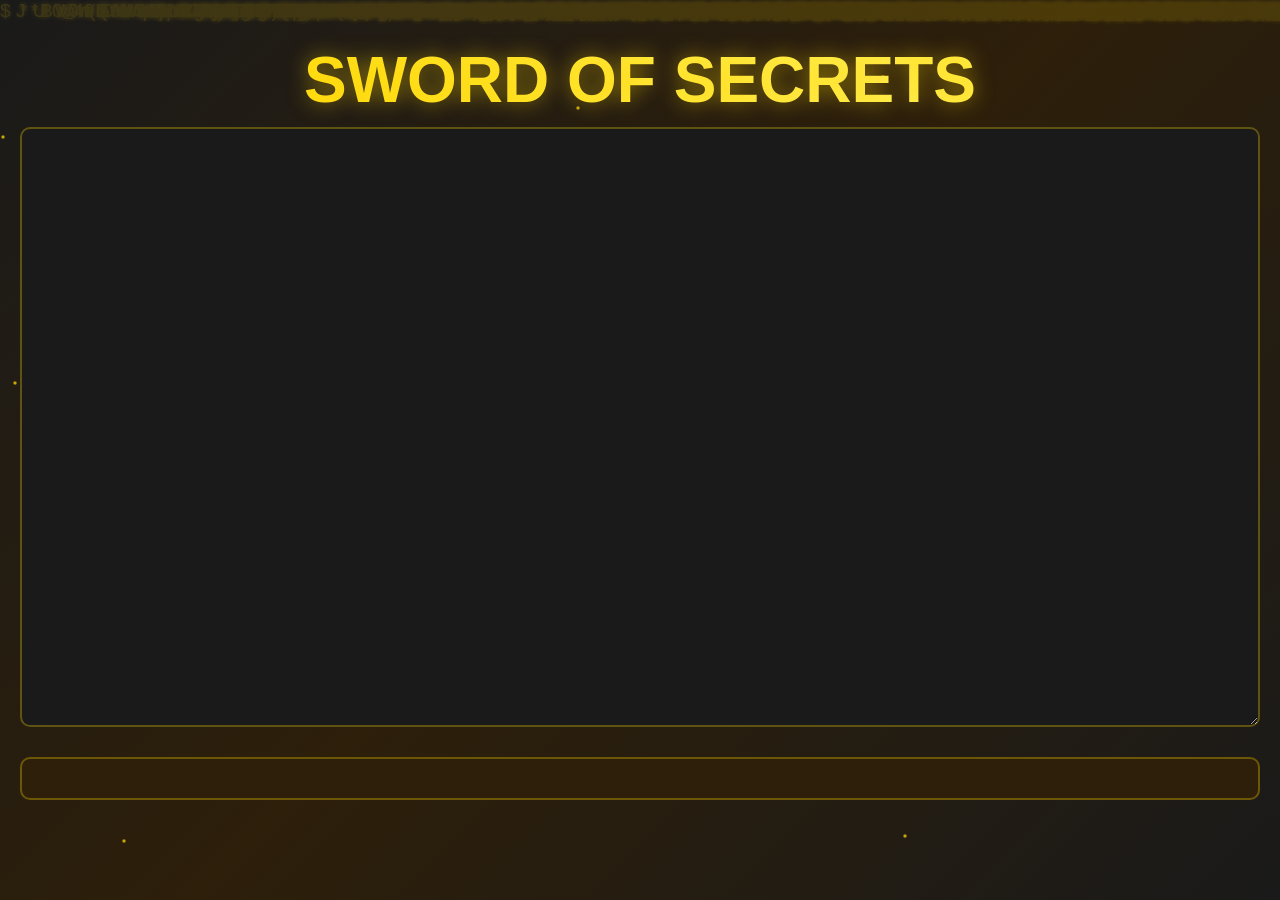
<file: mini-rv32ima-golden.html>
<!doctype html>
<html lang="en-us">

<head>
    <meta charset="utf-8">
    <meta http-equiv="Content-Type" content="text/html; charset=utf-8">
    <title>Sword of Secrets - Hardware Hacking Project</title>
    <style>
        :root {
            --neon-blue: #00f3ff;
            --neon-purple: #b026ff;
            --gold: #ffd700;
            --golden-yellow: #ffed4e;
            --dark-gold: #daa520;
            --brown-gold: #b8860b;
        }

        body {
            background: linear-gradient(135deg, #1a1a1a 0%, #2d1f0a 50%, #1a1a1a 100%);
            color: var(--gold);
            font-family: 'Share Tech Mono', monospace;
            margin: 0;
            min-height: 100vh;
            overflow-x: hidden;
        }

        .hero {
            @media (min-width: 768px) {
                height: 100%;
            }

            display: flex;
            flex-direction: column;
            align-items: center;
            justify-content: center;
            position: relative;
        }

        .matrix-bg {
            position: absolute;
            top: 0;
            left: 0;
            width: 100%;
            height: 100%;
            opacity: 0.15;
            pointer-events: none;
            z-index: 0;
            overflow: hidden;
        }

        .matrix-column {
            position: absolute;
            -top: -100%;
            font-size: 1.2rem;
            animation: fall linear infinite;
            color: var(--gold);
            text-shadow: 0 0 5px var(--gold);
            white-space: nowrap;
        }

        @keyframes fall {
            0% {
                transform: translateY(-100%);
            }

            100% {
                transform: translateY(100vh);
            }
        }

        .logo-container {
            position: relative;
            z-index: 1;
        }

        .title {
            font-size: 4rem;
            margin-bottom: 0px;
            text-align: center;
            text-transform: uppercase;
            background: linear-gradient(45deg, var(--gold), var(--golden-yellow), var(--gold), var(--brown-gold));
            background-size: 300% 300%;
            -webkit-background-clip: text;
            background-clip: text;
            color: transparent;
            text-shadow: 0 0 20px rgba(255, 215, 0, 0.5);
            animation: goldenShimmer 3s ease-in-out infinite;
        }

        @keyframes goldenShimmer {

            0%,
            100% {
                background-position: 0% 50%;
                filter: drop-shadow(0 0 10px var(--gold));
            }

            50% {
                background-position: 100% 50%;
                filter: drop-shadow(0 0 20px var(--golden-yellow));
            }
        }

        .description {
            max-width: 600px;
            text-align: center;
            margin: 2rem auto;
            line-height: 1.6;
            z-index: 1;
            position: relative;
        }

        .cta-button {
            background: linear-gradient(45deg, var(--gold), var(--dark-gold), var(--gold));
            border: none;
            border-radius: 25px;
            padding: 15px 30px;
            color: #1a1a1a;
            font-family: inherit;
            font-size: 1.2rem;
            font-weight: bold;
            cursor: pointer;
            transition: all 0.3s ease;
            text-decoration: none;
            z-index: 1;
            position: relative;
            box-shadow: 0 4px 15px rgba(255, 215, 0, 0.4);
        }

        .cta-button:hover {
            transform: scale(1.05) translateY(-2px);
            box-shadow: 0 6px 20px rgba(255, 215, 0, 0.6);
            background: linear-gradient(45deg, var(--golden-yellow), var(--gold), var(--golden-yellow));
        }

        .features {

            @media (min-width: 768px) {
                display: grid;
            }

            grid-template-columns: repeat(auto-fit, minmax(250px, 1fr));
            gap: 2rem;
            padding: 2rem;
            max-width: 1200px;
            margin: 0 auto;
            z-index: 1;
            position: relative;
        }

        .feature-card {
            @media (max-width: 767px) {
                margin: 1rem;
            }

            background: linear-gradient(145deg, rgba(255, 215, 0, 0.1), rgba(184, 134, 11, 0.05));
            border: 2px solid rgba(255, 215, 0, 0.3);
            border-radius: 15px;
            padding: 1.5rem;
            backdrop-filter: blur(10px);
            box-shadow: 0 8px 32px rgba(255, 215, 0, 0.2);
            transition: all 0.3s ease;
        }

        .feature-card:hover {
            transform: translateY(-5px);
            box-shadow: 0 12px 40px rgba(255, 215, 0, 0.4);
            border-color: rgba(255, 215, 0, 0.6);
        }

        /* Enhanced letter animation for the title */
        .title {
            position: relative;
        }

        /* Floating particles effect */
        .floating-particles {
            position: fixed;
            top: 0;
            left: 0;
            width: 100%;
            height: 100%;
            pointer-events: none;
            z-index: -1;
        }

        .particle {
            position: absolute;
            width: 4px;
            height: 4px;
            background: radial-gradient(circle, var(--gold), transparent);
            border-radius: 50%;
            animation: float 6s ease-in-out infinite;
        }

        @keyframes float {

            0%,
            100% {
                transform: translateY(0px) translateX(0px);
                opacity: 0;
            }

            50% {
                opacity: 0.8;
            }
        }

        body {
            font-family: arial;
            margin: 0;
            padding: none;
        }

        .emscripten {
            padding-right: 0;
            margin-left: auto;
            margin-right: auto;
            display: block;
        }

        div.emscripten {
            text-align: center;
        }

        div.emscripten_border {
            border: 1px solid black;
        }

        /* the canvas *must not* have any border or padding, or mouse coords will be wrong */
        canvas.emscripten {
            border: 0px none;
            background-color: black;
        }

        #emscripten_logo {
            display: inline-block;
            margin: 0;
            padding: 6px;
            width: 265px;
        }

        .spinner {
            height: 30px;
            width: 30px;
            margin: 0;
            margin-top: 20px;
            margin-left: 20px;
            display: inline-block;
            vertical-align: top;

            -webkit-animation: rotation .8s linear infinite;
            -moz-animation: rotation .8s linear infinite;
            -o-animation: rotation .8s linear infinite;
            animation: rotation 0.8s linear infinite;

            border-left: 5px solid var(--gold);
            border-right: 5px solid var(--gold);
            border-bottom: 5px solid var(--gold);
            border-top: 5px solid var(--dark-gold);

            border-radius: 100%;
            background-color: var(--golden-yellow);
        }

        @-webkit-keyframes rotation {
            from {
                -webkit-transform: rotate(0deg);
            }

            to {
                -webkit-transform: rotate(360deg);
            }
        }

        @-moz-keyframes rotation {
            from {
                -moz-transform: rotate(0deg);
            }

            to {
                -moz-transform: rotate(360deg);
            }
        }

        @-o-keyframes rotation {
            from {
                -o-transform: rotate(0deg);
            }

            to {
                -o-transform: rotate(360deg);
            }
        }

        @keyframes rotation {
            from {
                transform: rotate(0deg);
            }

            to {
                transform: rotate(360deg);
            }
        }

        #status {
            display: inline-block;
            vertical-align: top;
            margin-top: 30px;
            margin-left: 20px;
            font-weight: bold;
            color: var(--dark-gold);
        }

        #progress {
            height: 20px;
            width: 300px;
        }

        #controls {
            display: inline-block;
            float: right;
            vertical-align: top;
            margin-top: 30px;
            margin-right: 20px;
        }

        #output {
            width: calc(100% - 40px);
            height: 600px;
            margin: 20px;
            margin-top: 10px;
            border-left: 0px;
            border-right: 0px;
            padding-left: 15px;
            padding-right: 15px;
            padding-top: 12px;
            padding-bottom: 12px;
            display: block;
            background-color: #1a1a1a;
            color: var(--gold);
            font-family: 'Lucida Console', Monaco, monospace;
            outline: none;
            border: 2px solid rgba(255, 215, 0, 0.3);
            border-radius: 10px;
            box-sizing: border-box;
        }

        #input {
            width: calc(100% - 40px);
            margin: 20px;
            margin-top: 10px;
            border-left: 0px;
            border-right: 0px;
            padding-left: 15px;
            padding-right: 15px;
            padding-top: 12px;
            padding-bottom: 12px;
            display: block;
            background-color: #2d1f0a;
            color: var(--gold);
            font-family: 'Lucida Console', Monaco, monospace;
            outline: none;
            border: 2px solid rgba(255, 215, 0, 0.3);
            border-radius: 10px;
            box-sizing: border-box;

            @media (max-width: 767px) {
                font-size: 2em;
                width: calc(100% - 20px);
                margin: 10px;
                padding-left: 10px;
                padding-right: 10px;
            }
        }

        /* Golden highlight effects */
        .highlight {
            background: linear-gradient(90deg, transparent, rgba(255, 215, 0, 0.2), transparent);
            padding: 2px 8px;
            border-radius: 5px;
            color: var(--golden-yellow);
            font-weight: bold;
        }
    </style>
    <link href="https://fonts.googleapis.com/css2?family=Share+Tech+Mono&display=swap" rel="stylesheet">
</head>

<body>
    <div class="floating-particles" id="particles"></div>

    <div class="hero">
        <div class="matrix-bg" id="matrix-bg"></div>

        <div class="logo-container">
            <h1 class="title">Sword of Secrets</h1>
        </div>

        <div class="spinner" id='spinner'></div>

        <div class="emscripten">
            <progress value="0" max="100" id="progress" hidden=1></progress>
        </div>

        <textarea id="output" rows="8"></textarea>

        <input type="text" id="input" />

        <div class="emscripten" id="status">Downloading...</div>
    </div>

    <script type='text/javascript'>
        var statusElement = document.getElementById('status');
        var progressElement = document.getElementById('progress');
        var spinnerElement = document.getElementById('spinner');

        var Module = {
            print: (function () {
                var element = document.getElementById('output');
                if (element) element.value = ''; // clear browser cache
                return (...args) => {
                    var text = args.join(' ');
                    // These replacements are necessary if you render to raw HTML
                    //text = text.replace(/&/g, "&amp;");
                    //text = text.replace(/</g, "&lt;");
                    //text = text.replace(/>/g, "&gt;");
                    //text = text.replace('\n', '<br>', 'g');
                    console.log(text);
                    if (element) {
                        element.value += text + "\n";
                        element.scrollTop = element.scrollHeight; // focus on bottom
                    }
                };
            })(),
            setStatus: (text) => {
                Module.setStatus.last ??= { time: Date.now(), text: '' };
                if (text === Module.setStatus.last.text) return;
                var m = text.match(/([^(]+)\((\d+(\.\d+)?)\/(\d+)\)/);
                var now = Date.now();
                if (m && now - Module.setStatus.last.time < 30) return; // if this is a progress update, skip it if too soon
                Module.setStatus.last.time = now;
                Module.setStatus.last.text = text;
                if (m) {
                    text = m[1];
                    progressElement.value = parseInt(m[2]) * 100;
                    progressElement.max = parseInt(m[4]) * 100;
                    progressElement.hidden = false;
                    spinnerElement.hidden = false;
                } else {
                    progressElement.value = null;
                    progressElement.max = null;
                    progressElement.hidden = true;
                    if (!text) spinnerElement.style.display = 'none';
                }
                statusElement.innerHTML = text;
            },
            totalDependencies: 0,
            monitorRunDependencies: (left) => {
                this.totalDependencies = Math.max(this.totalDependencies, left);
                Module.setStatus(left ? 'Preparing... (' + (this.totalDependencies - left) + '/' + this.totalDependencies + ')' : 'All downloads complete.');
            }
        };
        Module.setStatus('Downloading...');
        window.onerror = (event) => {
            // TODO: do not warn on ok events like simulating an infinite loop or exitStatus
            Module.setStatus('Exception thrown, see JavaScript console');
            spinnerElement.style.display = 'none';
            Module.setStatus = (text) => {
                if (text) console.error('[post-exception status] ' + text);
            };
        };

        function submitSPICMD(value) {
            // Convert string to a list of numbers
            if (typeof value !== 'string') {
                throw new TypeError('Input must be a string');
            }

            /* 
          arr = value
              .split(/[\s,]+/) // Split by spaces or commas
              .filter(Boolean) // Remove empty strings
              .map((hex) => parseInt(hex, 16)); // Convert to integers
            
        Module.ccall("w25q_cmd", null, ["array", "number"], [arr, arr.length]);
          */

            value += "\n";
            Module.ccall("usart_send", null, ["array", "number"], [value.split('').map((x) => x.charCodeAt(0)), value.length]);

        }

        document.addEventListener('DOMContentLoaded', () => {
            const inputField = document.getElementById("input");

            if (!inputField) {
                console.error("Input field with ID 'input' not found.");
                return;
            }

            inputField.addEventListener('keydown', (event) => {
                if (event.key === 'Enter') {
                    event.preventDefault(); // Prevent form submission, if applicable
                    submitSPICMD(inputField.value);

                    inputField.value = "";
                }
            });

            inputField.focus();

            // Create floating particles
            function createParticles() {
                const particlesContainer = document.getElementById('particles');
                const particleCount = 15;

                for (let i = 0; i < particleCount; i++) {
                    const particle = document.createElement('div');
                    particle.className = 'particle';
                    particle.style.left = Math.random() * 100 + '%';
                    particle.style.top = Math.random() * 100 + '%';
                    particle.style.animationDelay = Math.random() * 6 + 's';
                    particle.style.animationDuration = (Math.random() * 3 + 3) + 's';
                    particlesContainer.appendChild(particle);
                }
            }

            // Initialize particles
            createParticles();

            // Matrix rain effect
            const matrixBg = document.getElementById('matrix-bg');
            const characters = 'ABCDEFGHIJKLMNOPQRSTUVWXYZabcdefghijklmnopqrstuvwxyz0123456789@#$%^&*()';
            const columns = Math.floor(window.innerWidth / 20);

            for (let i = 0; i < columns; i++) {
                const column = document.createElement('div');
                column.className = 'matrix-column';
                column.style.left = `${i * 20}px`;

                // Random content
                let content = '';
                for (let j = 0; j < 50; j++) {
                    content += characters[Math.floor(Math.random() * characters.length)] + '\n';
                }
                column.textContent = content;

                // Random animation duration and delay
                const duration = 10 + Math.random() * 20;
                const delay = Math.random() * -20;
                column.style.animationDuration = `${duration}s`;
                column.style.animationDelay = `${delay}s`;

                matrixBg.appendChild(column);
            }

            // Add hover effect to feature cards
            const cards = document.querySelectorAll('.feature-card');
            cards.forEach(card => {
                card.addEventListener('mouseenter', () => {
                    card.style.backgroundColor = 'rgba(255, 215, 0, 0.15)';
                });
                card.addEventListener('mouseleave', () => {
                    card.style.backgroundColor = 'linear-gradient(145deg, rgba(255, 215, 0, 0.1), rgba(184, 134, 11, 0.05))';
                });
            });
        });

    </script>
    <script async type="text/javascript" src="mini-rv32ima-golden.js"></script>
</body>

</html>
</file>
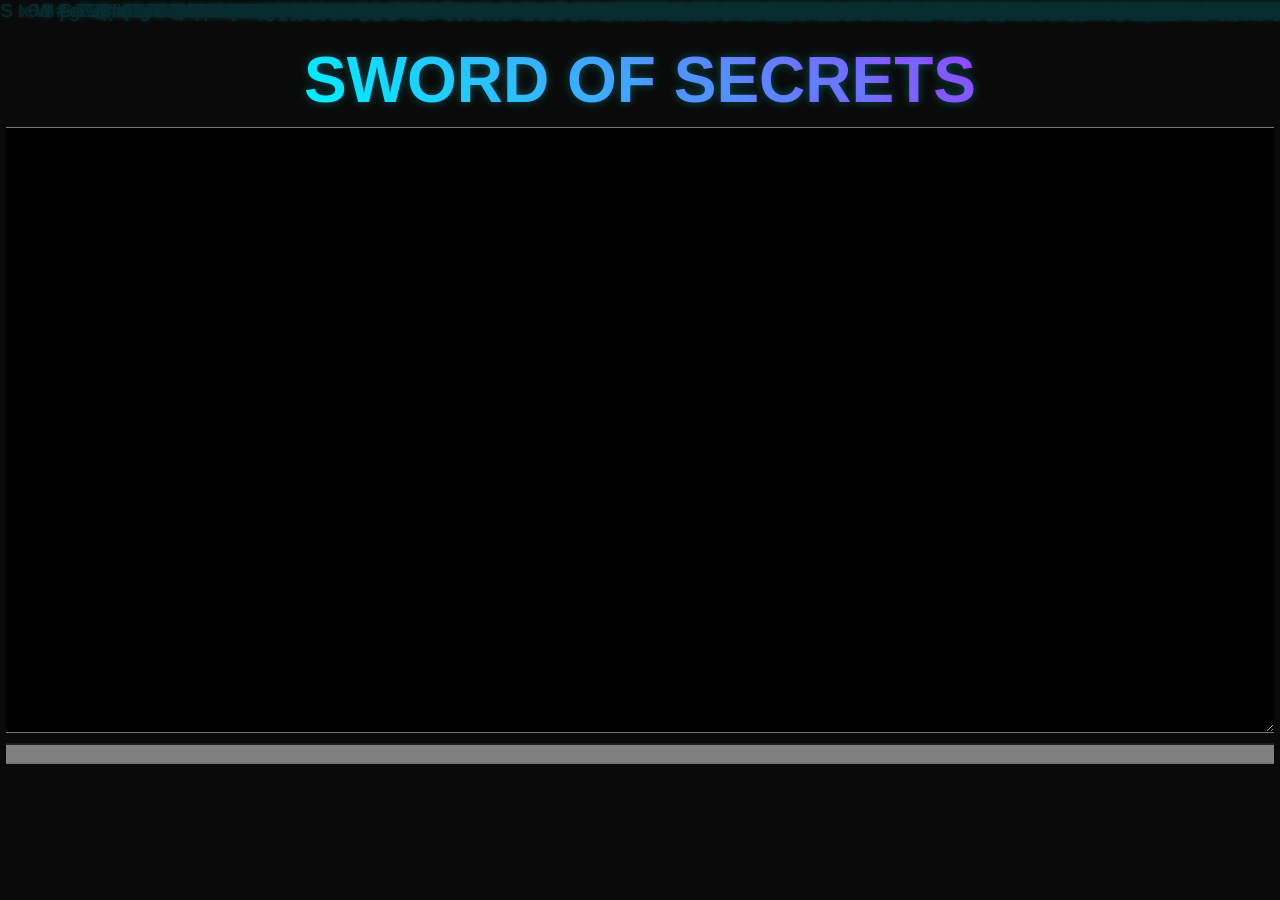
<file: mini-rv32ima.html>
<!doctype html>
<html lang="en-us">
  <head>
    <meta charset="utf-8">
    <meta http-equiv="Content-Type" content="text/html; charset=utf-8">
    <title>Sword of Secrets - Hardware Hacking Project</title>
    <style>
:root {
  --neon-blue: #00f3ff;
  --neon-purple: #b026ff;
}

body {
  background: #0a0a0a;
  color: #e0e0e0;
  font-family: 'Share Tech Mono', monospace;
  margin: 0;
  min-height: 100vh;
  overflow-x: hidden;
}

.hero {
  @media (min-width: 768px) {
	height: 100%;
  }
  display: flex;
  flex-direction: column;
  align-items: center;
  justify-content: center;
  position: relative;
}

.matrix-bg {
  position: absolute;
  top: 0;
  left: 0;
  width: 100%;
  height: 100%;
  opacity: 0.15;
  pointer-events: none;
  z-index: 0;
  overflow: hidden;
}

.matrix-column {
  position: absolute;
  -top: -100%;
  font-size: 1.2rem;
  animation: fall linear infinite;
  color: var(--neon-blue);
  text-shadow: 0 0 5px var(--neon-blue);
  white-space: nowrap;
}

@keyframes fall {
  0% { transform: translateY(-100%); }
  100% { transform: translateY(100vh); }
}

.logo-container {
  position: relative;
  z-index: 1;
}

.title {
  font-size: 4rem;
  margin-bottom: 0px;
  text-align: center;
  text-transform: uppercase;
  background: linear-gradient(45deg, var(--neon-blue), var(--neon-purple));
  -webkit-background-clip: text;
  background-clip: text;
  color: transparent;
  text-shadow: 0 0 10px rgba(0, 243, 255, 0.3);
  animation: glowPulse 3s infinite;
}

@keyframes glowPulse {
  0%, 100% { filter: drop-shadow(0 0 5px var(--neon-blue)); }
  50% { filter: drop-shadow(0 0 15px var(--neon-purple)); }
}

.description {
  max-width: 600px;
  text-align: center;
  margin: 2rem auto;
  line-height: 1.6;
  z-index: 1;
  position: relative;
}

.cta-button {
  background: linear-gradient(45deg, var(--neon-blue), var(--neon-purple));
  border: none;
  border-radius: 25px;
  padding: 15px 30px;
  color: white;
  font-family: inherit;
  font-size: 1.2rem;
  cursor: pointer;
  transition: all 0.3s ease;
  text-decoration: none;
  z-index: 1;
  position: relative;
}

.cta-button:hover {
  transform: scale(1.05);
  box-shadow: 0 0 20px rgba(0, 243, 255, 0.5);
}

.features {
 
  @media (min-width: 768px) {
    display: grid;
  }
  
  grid-template-columns: repeat(auto-fit, minmax(250px, 1fr));
  gap: 2rem;
  padding: 2rem;
  max-width: 1200px;
  margin: 0 auto;
  z-index: 1;
  position: relative;
}

.feature-card {
  @media (max-width: 767px) {
    margin: 1rem;
  }
  background: rgba(255, 255, 255, 0.05);
  border-radius: 10px;
  padding: 1.5rem;
  backdrop-filter: blur(5px);
  border: 1px solid rgba(255, 255, 255, 0.1);
  transition: all 0.3s ease;
}

.feature-card:hover {
  transform: translateY(-5px);
  box-shadow: 0 5px 15px rgba(0, 243, 255, 0.2);
}

body {
  font-family: arial;
  margin: 0;
  padding: none;
}

.emscripten { padding-right: 0; margin-left: auto; margin-right: auto; display: block; }
div.emscripten { text-align: center; }
div.emscripten_border { border: 1px solid black; }
/* the canvas *must not* have any border or padding, or mouse coords will be wrong */
canvas.emscripten { border: 0px none; background-color: black; }

#emscripten_logo {
  display: inline-block;
  margin: 0;
  padding: 6px;
  width: 265px;
}

.spinner {
  height: 30px;
  width: 30px;
  margin: 0;
  margin-top: 20px;
  margin-left: 20px;
  display: inline-block;
  vertical-align: top;

  -webkit-animation: rotation .8s linear infinite;
  -moz-animation: rotation .8s linear infinite;
  -o-animation: rotation .8s linear infinite;
  animation: rotation 0.8s linear infinite;

  border-left: 5px solid rgb(235, 235, 235);
  border-right: 5px solid rgb(235, 235, 235);
  border-bottom: 5px solid rgb(235, 235, 235);
  border-top: 5px solid rgb(120, 120, 120);

  border-radius: 100%;
  background-color: rgb(189, 215, 46);
}

@-webkit-keyframes rotation {
  from {-webkit-transform: rotate(0deg);}
  to {-webkit-transform: rotate(360deg);}
}
@-moz-keyframes rotation {
  from {-moz-transform: rotate(0deg);}
  to {-moz-transform: rotate(360deg);}
}
@-o-keyframes rotation {
  from {-o-transform: rotate(0deg);}
  to {-o-transform: rotate(360deg);}
}
@keyframes rotation {
  from {transform: rotate(0deg);}
  to {transform: rotate(360deg);}
}

#status {
  display: inline-block;
  vertical-align: top;
  margin-top: 30px;
  margin-left: 20px;
  font-weight: bold;
  color: rgb(120, 120, 120);
}

#progress {
  height: 20px;
  width: 300px;
}

#controls {
  display: inline-block;
  float: right;
  vertical-align: top;
  margin-top: 30px;
  margin-right: 20px;
}

#output {
  width: 99%;
  height: 600px;
  margin: 0 auto;
  margin-top: 10px;
  border-left: 0px;
  border-right: 0px;
  padding-left: 0px;
  padding-right: 0px;
  display: block;
  background-color: black;
  color: white;
  font-family: 'Lucida Console', Monaco, monospace;
  outline: none;
}

#input {
  width: 99%;
  margin: 0 auto;
  margin-top: 10px;
  border-left: 0px;
  border-right: 0px;
  padding-left: 0px;
  padding-right: 0px;
  display: block;
  background-color: gray;
  color: white;
  font-family: 'Lucida Console', Monaco, monospace;
  outline: none;

  @media (max-width: 767px) {
    font-size: 2em; 
  }
}
</style>
<link href="https://fonts.googleapis.com/css2?family=Share+Tech+Mono&display=swap" rel="stylesheet">
  </head>
  <body>
    <div class="hero">
      <div class="matrix-bg" id="matrix-bg"></div>

      <div class="logo-container">
        <h1 class="title">Sword of Secrets</h1>
      </div>

      <div class="spinner" id='spinner'></div>

      <div class="emscripten">
        <progress value="0" max="100" id="progress" hidden=1></progress>
      </div>

      <textarea id="output" rows="8"></textarea>

      <input type = "text" id = "input" />

    <div class="emscripten" id="status">Downloading...</div>
    </div>

    <script type='text/javascript'>
      var statusElement = document.getElementById('status');
      var progressElement = document.getElementById('progress');
      var spinnerElement = document.getElementById('spinner');

      var Module = {
        print: (function() {
          var element = document.getElementById('output');
          if (element) element.value = ''; // clear browser cache
          return (...args) => {
            var text = args.join(' ');
            // These replacements are necessary if you render to raw HTML
            //text = text.replace(/&/g, "&amp;");
            //text = text.replace(/</g, "&lt;");
            //text = text.replace(/>/g, "&gt;");
            //text = text.replace('\n', '<br>', 'g');
            console.log(text);
            if (element) {
              element.value += text + "\n";
              element.scrollTop = element.scrollHeight; // focus on bottom
            }
          };
        })(),
        setStatus: (text) => {
          Module.setStatus.last ??= { time: Date.now(), text: '' };
          if (text === Module.setStatus.last.text) return;
          var m = text.match(/([^(]+)\((\d+(\.\d+)?)\/(\d+)\)/);
          var now = Date.now();
          if (m && now - Module.setStatus.last.time < 30) return; // if this is a progress update, skip it if too soon
          Module.setStatus.last.time = now;
          Module.setStatus.last.text = text;
          if (m) {
            text = m[1];
            progressElement.value = parseInt(m[2])*100;
            progressElement.max = parseInt(m[4])*100;
            progressElement.hidden = false;
            spinnerElement.hidden = false;
          } else {
            progressElement.value = null;
            progressElement.max = null;
            progressElement.hidden = true;
            if (!text) spinnerElement.style.display = 'none';
          }
          statusElement.innerHTML = text;
        },
        totalDependencies: 0,
        monitorRunDependencies: (left) => {
          this.totalDependencies = Math.max(this.totalDependencies, left);
          Module.setStatus(left ? 'Preparing... (' + (this.totalDependencies-left) + '/' + this.totalDependencies + ')' : 'All downloads complete.');
        }
      };
      Module.setStatus('Downloading...');
      window.onerror = (event) => {
        // TODO: do not warn on ok events like simulating an infinite loop or exitStatus
        Module.setStatus('Exception thrown, see JavaScript console');
        spinnerElement.style.display = 'none';
        Module.setStatus = (text) => {
          if (text) console.error('[post-exception status] ' + text);
        };
      };

	function submitSPICMD(value)
	{
		// Convert string to a list of numbers
	    if (typeof value !== 'string') {
	        throw new TypeError('Input must be a string');
	    }

        /* 
	    arr = value
	        .split(/[\s,]+/) // Split by spaces or commas
	        .filter(Boolean) // Remove empty strings
	        .map((hex) => parseInt(hex, 16)); // Convert to integers
        
		Module.ccall("w25q_cmd", null, ["array", "number"], [arr, arr.length]);
		*/
		value += "\n";
		Module.ccall("usart_send", null, ["array", "number"], [value.split('').map((x) => x.charCodeAt(0)), value.length]);
	}

    document.addEventListener('DOMContentLoaded', () => {
		const inputField = document.getElementById("input");

		if (!inputField) {
		    console.error("Input field with ID 'input' not found.");
		    return;
		}

		inputField.addEventListener('keydown', (event) => {
		    if (event.key === 'Enter') {
		        event.preventDefault(); // Prevent form submission, if applicable
		        submitSPICMD(inputField.value);

		        inputField.value = "";
		    }
		});

		inputField.focus();

      // Matrix rain effect
      const matrixBg = document.getElementById('matrix-bg');
      const characters = 'ABCDEFGHIJKLMNOPQRSTUVWXYZabcdefghijklmnopqrstuvwxyz0123456789@#$%^&*()';
      const columns = Math.floor(window.innerWidth / 20);

      for (let i = 0; i < columns; i++) {
        const column = document.createElement('div');
        column.className = 'matrix-column';
        column.style.left = `${i * 20}px`;
        
        // Random content
        let content = '';
        for (let j = 0; j < 50; j++) {
          content += characters[Math.floor(Math.random() * characters.length)] + '\n';
        }
        column.textContent = content;
        
        // Random animation duration and delay
        const duration = 10 + Math.random() * 20;
        const delay = Math.random() * -20;
        column.style.animationDuration = `${duration}s`;
        column.style.animationDelay = `${delay}s`;
        
        matrixBg.appendChild(column);
      }

      // Add hover effect to feature cards
      const cards = document.querySelectorAll('.feature-card');
      cards.forEach(card => {
        card.addEventListener('mouseenter', () => {
          card.style.backgroundColor = 'rgba(255, 255, 255, 0.1)';
        });
        card.addEventListener('mouseleave', () => {
          card.style.backgroundColor = 'rgba(255, 255, 255, 0.05)';
        });
      });
    });

    </script>
    <script async type="text/javascript" src="mini-rv32ima.js"></script>
  </body>
</html>
</file>
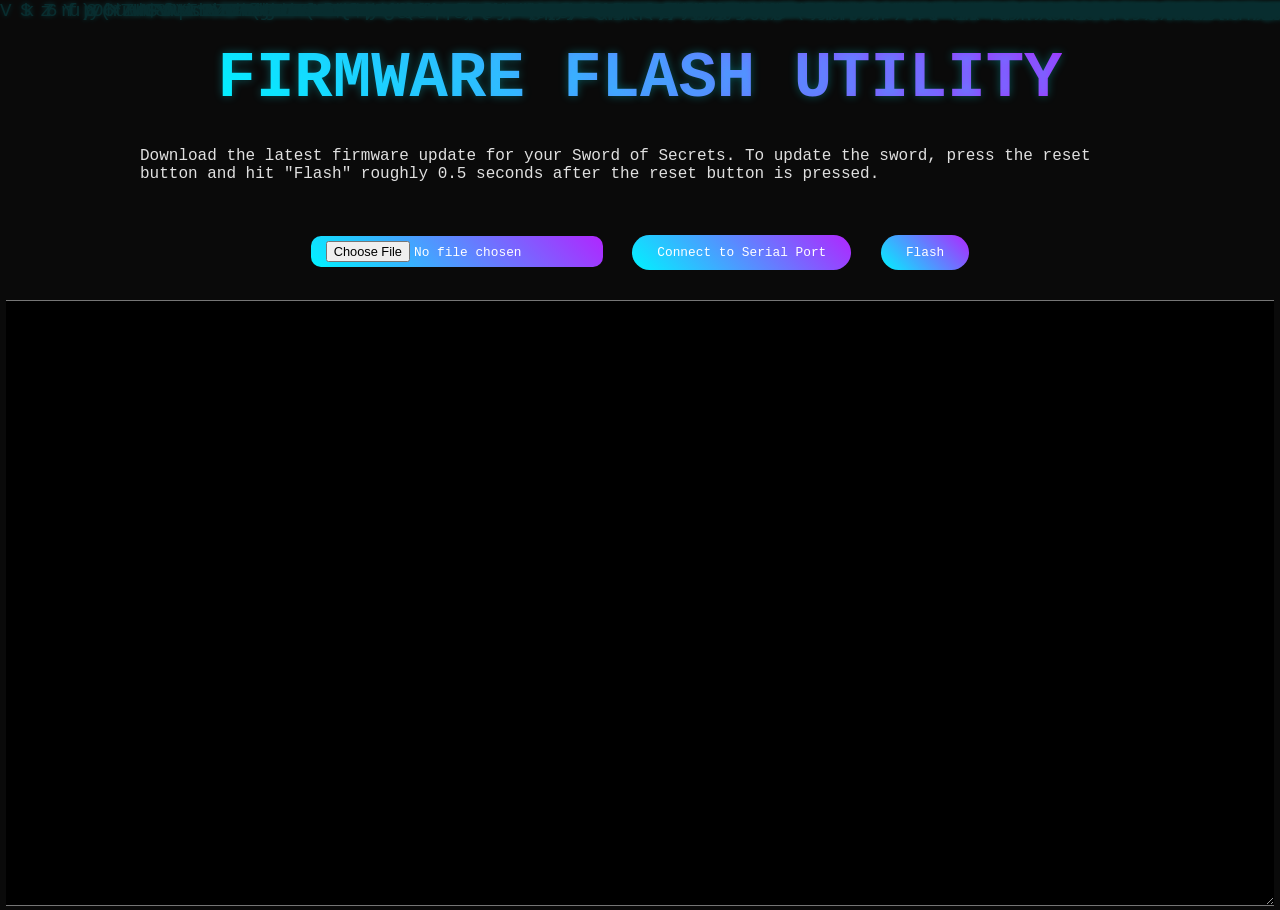
<file: update.html>
<!DOCTYPE html>
<html lang="en">
<head>
  <meta charset="UTF-8">
  <title>Sword of Secrets :: Firmware Flash Utility</title>
<style>
:root {
  --neon-blue: #00f3ff;
  --neon-purple: #b026ff;
}

body {
  background: #0a0a0a;
  color: #e0e0e0;
  font-family: 'Share Tech Mono', monospace;
  margin: 0;
  min-height: 100vh;
  overflow-x: hidden;
}

.hero {
  @media (min-width: 768px) {
	height: 100%;
  }
  display: flex;
  flex-direction: column;
  align-items: center;
  justify-content: center;
  position: relative;
}

.matrix-bg {
  position: absolute;
  top: 0;
  left: 0;
  width: 100%;
  height: 100%;
  opacity: 0.15;
  pointer-events: none;
  z-index: 0;
  overflow: hidden;
}

.matrix-column {
  position: absolute;
  -top: -100%;
  font-size: 1.2rem;
  animation: fall linear infinite;
  color: var(--neon-blue);
  text-shadow: 0 0 5px var(--neon-blue);
  white-space: nowrap;
}

@keyframes fall {
  0% { transform: translateY(-100%); }
  100% { transform: translateY(100vh); }
}

.logo-container {
  position: relative;
  z-index: 1;
}

.title {
  font-size: 4rem;
  margin-bottom: 0px;
  text-align: center;
  text-transform: uppercase;
  background: linear-gradient(45deg, var(--neon-blue), var(--neon-purple));
  -webkit-background-clip: text;
  background-clip: text;
  color: transparent;
  text-shadow: 0 0 10px rgba(0, 243, 255, 0.3);
  animation: glowPulse 3s infinite;
}

@keyframes glowPulse {
  0%, 100% { filter: drop-shadow(0 0 5px var(--neon-blue)); }
  50% { filter: drop-shadow(0 0 15px var(--neon-purple)); }
}

.description {
  max-width: 600px;
  text-align: center;
  margin: 2rem auto;
  line-height: 1.6;
  z-index: 1;
  position: relative;
}

.cta-button {
  background: linear-gradient(45deg, var(--neon-blue), var(--neon-purple));
  border: none;
  border-radius: 25px;
  padding: 15px 30px;
  color: white;
  font-family: inherit;
  font-size: 1.2rem;
  cursor: pointer;
  transition: all 0.3s ease;
  text-decoration: none;
  z-index: 1;
  position: relative;
}

.cta-button:hover {
  transform: scale(1.05);
  box-shadow: 0 0 20px rgba(0, 243, 255, 0.5);
}

.features {
 
  @media (min-width: 768px) {
    display: grid;
  }
  
  grid-template-columns: repeat(auto-fit, minmax(250px, 1fr));
  gap: 2rem;
  padding: 2rem;
  max-width: 1200px;
  margin: 0 auto;
  z-index: 1;
  position: relative;
}

.feature-card {
  @media (max-width: 767px) {
    margin: 1rem;
  }
  background: rgba(255, 255, 255, 0.05);
  border-radius: 10px;
  padding: 1.5rem;
  backdrop-filter: blur(5px);
  border: 1px solid rgba(255, 255, 255, 0.1);
  transition: all 0.3s ease;
}

.feature-card:hover {
  transform: translateY(-5px);
  box-shadow: 0 5px 15px rgba(0, 243, 255, 0.2);
}

body {
  margin: 0;
  padding: none;
}

.emscripten { padding-right: 0; margin-left: auto; margin-right: auto; display: block; }
div.emscripten { text-align: center; }
div.emscripten_border { border: 1px solid black; }
/* the canvas *must not* have any border or padding, or mouse coords will be wrong */
canvas.emscripten { border: 0px none; background-color: black; }

#emscripten_logo {
  display: inline-block;
  margin: 0;
  padding: 6px;
  width: 265px;
}

.spinner {
  height: 30px;
  width: 30px;
  margin: 0;
  margin-top: 20px;
  margin-left: 20px;
  display: inline-block;
  vertical-align: top;

  -webkit-animation: rotation .8s linear infinite;
  -moz-animation: rotation .8s linear infinite;
  -o-animation: rotation .8s linear infinite;
  animation: rotation 0.8s linear infinite;

  border-left: 5px solid rgb(235, 235, 235);
  border-right: 5px solid rgb(235, 235, 235);
  border-bottom: 5px solid rgb(235, 235, 235);
  border-top: 5px solid rgb(120, 120, 120);

  border-radius: 100%;
  background-color: rgb(189, 215, 46);
}

@-webkit-keyframes rotation {
  from {-webkit-transform: rotate(0deg);}
  to {-webkit-transform: rotate(360deg);}
}
@-moz-keyframes rotation {
  from {-moz-transform: rotate(0deg);}
  to {-moz-transform: rotate(360deg);}
}
@-o-keyframes rotation {
  from {-o-transform: rotate(0deg);}
  to {-o-transform: rotate(360deg);}
}
@keyframes rotation {
  from {transform: rotate(0deg);}
  to {transform: rotate(360deg);}
}

#status {
  display: inline-block;
  vertical-align: top;
  margin-top: 30px;
  margin-left: 20px;
  font-weight: bold;
  color: rgb(120, 120, 120);
}

#progress {
  height: 20px;
  width: 300px;
}

#controls {
  display: inline-block;
  float: right;
  vertical-align: top;
  margin-top: 30px;
  margin-right: 20px;
}
#log {
  width: 99%;
  height: 600px;
  margin: 0 auto;
  margin-top: 10px;
  border-left: 0px;
  border-right: 0px;
  padding-left: 0px;
  padding-right: 0px;
  display: block;
  background-color: black;
  color: white;
  font-family: 'Lucida Console', Monaco, monospace;
  outline: none;
}

#control {
  margin: 10px;
}

.cta-button {
  background: linear-gradient(45deg, var(--neon-blue), var(--neon-purple));
  border: none;
  border-radius: 25px;
  padding: 10px 25px;
  color: white;
  font-family: inherit;
  font-size: 0.8rem;
  cursor: pointer;
  transition: all 0.3s ease;
  text-decoration: none;
  z-index: 1;
  position: relative;
  margin: 10px;
}

.cta-file {
  background: linear-gradient(45deg, var(--neon-blue), var(--neon-purple));
  border: none;
  border-radius: 10px;
  padding: 5px 15px;
  color: white;
  font-family: inherit;
  font-size: 0.8rem;
  cursor: pointer;
  transition: all 0.3s ease;
  text-decoration: none;
  z-index: 1;
  position: relative;
  margin: 10px;
}

.cta-file:hover {
  box-shadow: 0 0 20px rgba(0, 243, 255, 0.5);
}

.content-column {
      max-width: 1000px;
      width: 100%;
      margin: 2rem auto;
      padding: 0 1rem;
      z-index: 1;
      position: relative;
    }

</style>
</head>
<body>
	<div class="hero">
      <div class="matrix-bg" id="matrix-bg"></div>

      <div class="logo-container">
        <h1 class="title">Firmware Flash Utility</h1>
      </div>

      <div class="content-column">
        Download the latest firmware update for your Sword of Secrets. To update the sword, press the reset button and hit "Flash" roughly 0.5 seconds after the reset button is pressed. </br>
      </div>
	<div id = "control">
    

  <input type="file" class = "cta-file" id="fileInput" />
  <button id="connectBtn" class = "cta-button" >Connect to Serial Port</button>
  <button id="sendBtn" disabled class = "cta-button">Flash</button>
  </div>
  <textarea id="log"></textarea>

  
  </div>

  <script>
    let port, writer, reader, fileBuffer;
    const CHUNK_SIZE = 80;
    const ACK_CHAR = 'V'.charCodeAt(0);

    const log = (msg) => {
	  var textarea = document.getElementById('log');
      textarea.textContent += msg + '\n';
	  textarea.scrollTop = textarea.scrollHeight;
    };

    const sleep = ms => new Promise(res => setTimeout(res, ms));

    document.getElementById('connectBtn').addEventListener('click', async () => {
      try {
        port = await navigator.serial.requestPort();
		
		log('✅ Serial port connected.');
		
		document.getElementById('sendBtn').disabled = false;
      } catch (err) {
        log('❌ Error opening serial port: ' + err);
      }
    });

    document.getElementById('fileInput').addEventListener('change', async (e) => {
      const file = e.target.files[0];
      if (!file) return;
      fileBuffer = await file.arrayBuffer();
      log(`📦 Loaded file (${fileBuffer.byteLength} bytes).`);
    });

    async function waitForAck() {
      try {
        while (true) {
          const { value, done } = await reader.read();
          if (done)
          {
		    log("❓ Done for some reason");
            break;
          }
          
          if (!value)
          {
            continue;
          }

          for (let byte of value) {
            if (byte === ACK_CHAR)
			{
			  return true;
			}
            else
			{
			  log("Received from device: '" + byte + "' (Requested: " + ACK_CHAR + ")");
			  return false;
			}
          }
        }
      } catch (err) {
        log('❌ Error reading from serial port: ' + err);
      }
      return false;
    }
	
	async function closeSerialPort() {
		try
		{
			await writer.close()

			writer.releaseLock();
			reader.releaseLock();
			
			await port.close();
		}
		catch (err) {
			// Do nothing
		}
	}

    async function dumpSerialOutput() {
      log("📥 Starting UART dump mode:");
      try {
        while (true) {
          const { value, done } = await reader.read();
          if (done || !value) break;

          const str = new TextDecoder().decode(value);
          log(`📥 ${str}`);
        }
      } catch (err) {
        log("❌ Serial read error during dump: " + err);
      }
    }

    document.getElementById('sendBtn').addEventListener('click', async () => {
	  try
	  {
		if (port.connected)
		{
			await closeSerialPort();
		}
	    
		await port.open({ baudRate: 115200 });
		writer = port.writable.getWriter();
        reader = port.readable.getReader();

	 } catch (err) {
        log('❌ Error opening serial port: ' + err);
		
      }
	 
	  
      if (!fileBuffer || !writer || !reader) {
        log("❌ File not loaded or serial port not connected.");
		
		await closeSerialPort();
        return;
      }

      const data = new Uint8Array(fileBuffer);
      const totalChunks = Math.ceil(data.length / CHUNK_SIZE);

      for (let i = 0; i < totalChunks; i++) {
        const chunk = data.slice(i * CHUNK_SIZE, (i + 1) * CHUNK_SIZE);
        await writer.write(chunk);
        log(`➡️ Sent chunk ${i + 1} / ${totalChunks}`);

        const gotAck = await waitForAck();
        if (!gotAck) {
          log("❌ Did not receive 'V'. Halting transmission.");
          await dumpSerialOutput();
		  
		  await closeSerialPort();
          break;
        }
        // await sleep(10); // small delay
      }

		await closeSerialPort();
      log("✅ Transmission complete.");
    });
	
	    // Matrix rain effect
      const matrixBg = document.getElementById('matrix-bg');
      const characters = 'ABCDEFGHIJKLMNOPQRSTUVWXYZabcdefghijklmnopqrstuvwxyz0123456789@#$%^&*()';
      const columns = Math.floor(window.innerWidth / 20);

      for (let i = 0; i < columns; i++) {
        const column = document.createElement('div');
        column.className = 'matrix-column';
        column.style.left = `${i * 20}px`;
        
        // Random content
        let content = '';
        for (let j = 0; j < 50; j++) {
          content += characters[Math.floor(Math.random() * characters.length)] + '\n';
        }
        column.textContent = content;
        
        // Random animation duration and delay
        const duration = 10 + Math.random() * 20;
        const delay = Math.random() * -20;
        column.style.animationDuration = `${duration}s`;
        column.style.animationDelay = `${delay}s`;
        
        matrixBg.appendChild(column);
      }

      // Add hover effect to feature cards
      const cards = document.querySelectorAll('.feature-card');
      cards.forEach(card => {
        card.addEventListener('mouseenter', () => {
          card.style.backgroundColor = 'rgba(255, 255, 255, 0.1)';
        });
        card.addEventListener('mouseleave', () => {
          card.style.backgroundColor = 'rgba(255, 255, 255, 0.05)';
        });
      });
  </script>
  
</body>
</html>
</file>
<file: nexus/css/nexus.css>
/* NEXUS cyberpunk operator terminal */
:root {
  --bg: #05070a;
  --bg2: #0a0f14;
  --green: #35ff8a;
  --green-dim: #1f8f52;
  --red: #ff3b4e;
  --cyan: #35d7ff;
  --yellow: #ffd23b;
  --amber: #ffb038;
  --fg: #c9f5dd;
  --dim: #5c7a6a;
  --mono: "SF Mono", "JetBrains Mono", "Fira Code", Menlo, Consolas, monospace;
}

* { box-sizing: border-box; }
html, body { height: 100%; margin: 0; }
body {
  background: radial-gradient(ellipse at top, #0b141b 0%, var(--bg) 70%);
  color: var(--fg);
  font-family: var(--mono);
  font-size: 14px;
  line-height: 1.45;
  display: flex;
  flex-direction: column;
  overflow: hidden;
}

/* CRT scanlines overlay */
.scanlines {
  pointer-events: none;
  position: fixed;
  inset: 0;
  background: repeating-linear-gradient(
    to bottom,
    rgba(0, 0, 0, 0) 0,
    rgba(0, 0, 0, 0) 2px,
    rgba(0, 0, 0, 0.18) 3px
  );
  mix-blend-mode: multiply;
  z-index: 50;
}

.topbar {
  display: flex;
  align-items: center;
  justify-content: space-between;
  padding: 8px 16px;
  border-bottom: 1px solid #12241b;
  background: linear-gradient(180deg, #0a1712, #060b09);
}
.brand { color: var(--green); font-weight: 700; letter-spacing: 2px; text-shadow: 0 0 8px rgba(53,255,138,.5); }
.brand-sub { color: var(--dim); font-weight: 400; margin-left: 6px; letter-spacing: 1px; }
.topbar-right { display: flex; align-items: center; gap: 14px; }
.src-link { color: var(--cyan); text-decoration: none; border-bottom: 1px dotted var(--cyan); font-size: 12px; }
.src-link:hover { text-shadow: 0 0 8px rgba(53,215,255,.6); }
.connect-btn {
  background: transparent;
  color: var(--green);
  border: 1px solid var(--green-dim);
  padding: 6px 14px;
  font-family: var(--mono);
  cursor: pointer;
  letter-spacing: 1px;
  transition: all .15s;
}
.connect-btn:hover:not(:disabled) { background: rgba(53,255,138,.1); box-shadow: 0 0 12px rgba(53,255,138,.4); }
.connect-btn:disabled { color: var(--dim); border-color: #1a2a22; cursor: default; }

#terminal {
  flex: 1;
  min-height: 0;
  display: flex;
  flex-direction: column;
  padding: 14px 18px;
  overflow: hidden;
}
.term-out {
  flex: 1;
  min-height: 0;
  overflow-y: auto;
  padding-right: 6px;
}
.term-out::-webkit-scrollbar { width: 8px; }
.term-out::-webkit-scrollbar-thumb { background: #163a2a; border-radius: 4px; }

.line { margin: 0; white-space: pre-wrap; word-break: break-word; font-family: var(--mono); }
.banner { color: var(--red); text-shadow: 0 0 10px rgba(255,59,78,.5); margin-bottom: 6px; }
.cmd { color: var(--green); }
.dim { color: var(--dim); }
.warn { color: var(--yellow); }
.err { color: var(--red); }
.help { color: var(--cyan); }

.term-inline { display: flex; align-items: center; gap: 8px; padding-top: 6px; border-top: 1px solid #10201a; margin-top: 6px; }
.prompt { color: var(--red); font-weight: 700; white-space: nowrap; }
.term-in {
  flex: 1;
  background: transparent;
  border: none;
  outline: none;
  color: var(--green);
  font-family: var(--mono);
  font-size: 14px;
  caret-color: var(--green);
}
.term-in:disabled { color: var(--dim); }

/* rich-style panels */
.panel { border: 1px solid var(--green-dim); border-radius: 4px; margin: 8px 0; overflow: hidden; }
.panel-title { padding: 3px 10px; font-weight: 700; letter-spacing: 1px; background: rgba(53,255,138,.08); border-bottom: 1px solid var(--green-dim); }
.panel-body { margin: 0; padding: 10px; white-space: pre-wrap; word-break: break-word; }
.panel-green { border-color: var(--green-dim); } .panel-green .panel-title { color: var(--green); }
.panel-red { border-color: #7a2530; } .panel-red .panel-title, .panel-red .panel-body { color: var(--red); }
.panel-red .panel-title { background: rgba(255,59,78,.08); border-bottom-color:#7a2530; }
.panel-cyan { border-color: #1f6a7a; } .panel-cyan .panel-title { color: var(--cyan); }
.panel-yellow { border-color: #7a6a1f; } .panel-yellow .panel-title { color: var(--yellow); background: rgba(255,210,59,.06);} .panel-yellow .panel-body { color: var(--amber); }
.panel-bright { border-color: var(--green); box-shadow: 0 0 20px rgba(53,255,138,.3); }
.panel-bright .panel-title { color: #001b0c; background: var(--green); text-align:center; }
.panel-bright .panel-body { color: var(--green); text-shadow: 0 0 6px rgba(53,255,138,.4); }

/* LIST table */
.table-wrap { overflow-x: auto; margin: 8px 0; }
.nexus-table { border-collapse: collapse; width: 100%; border: 1px solid var(--cyan); }
.nexus-table th, .nexus-table td { border: 1px solid #123842; padding: 4px 10px; text-align: left; }
.nexus-table th { color: var(--cyan); background: rgba(53,215,255,.06); letter-spacing: 1px; }
.col-path { color: var(--green); }
.acc-read { color: var(--green); }
.acc-write { color: var(--red); font-weight: 700; }

.statusbar {
  display: flex; align-items: center; gap: 12px;
  padding: 5px 16px; font-size: 12px; color: var(--dim);
  border-top: 1px solid #12241b; background: #060b09;
}
.statusbar .spacer { flex: 1; }
#status { color: var(--red); letter-spacing: 1px; }
#status.online { color: var(--green); text-shadow: 0 0 8px rgba(53,255,138,.5); }
.statusbar code { color: var(--cyan); }

@media (max-width: 640px) {
  .brand-sub, .hint { display: none; }
  body { font-size: 12px; }
}
</file>
